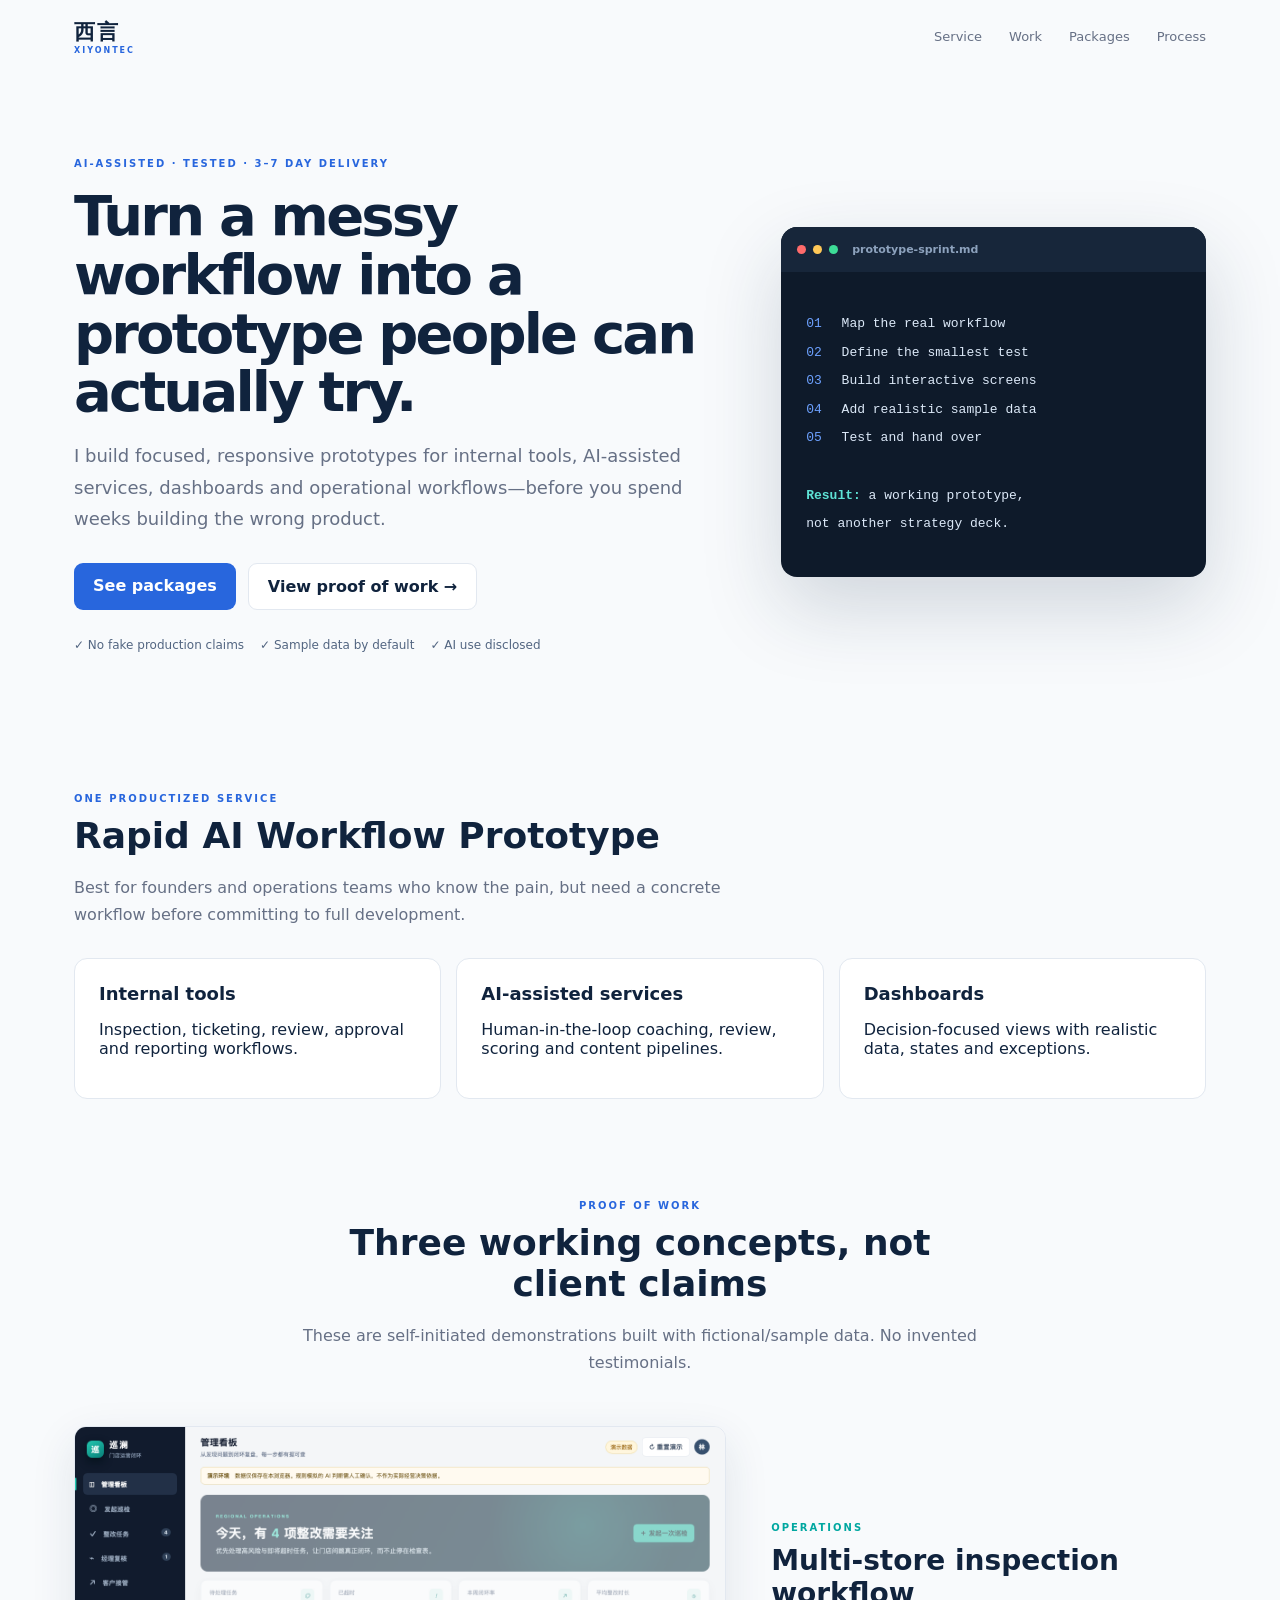
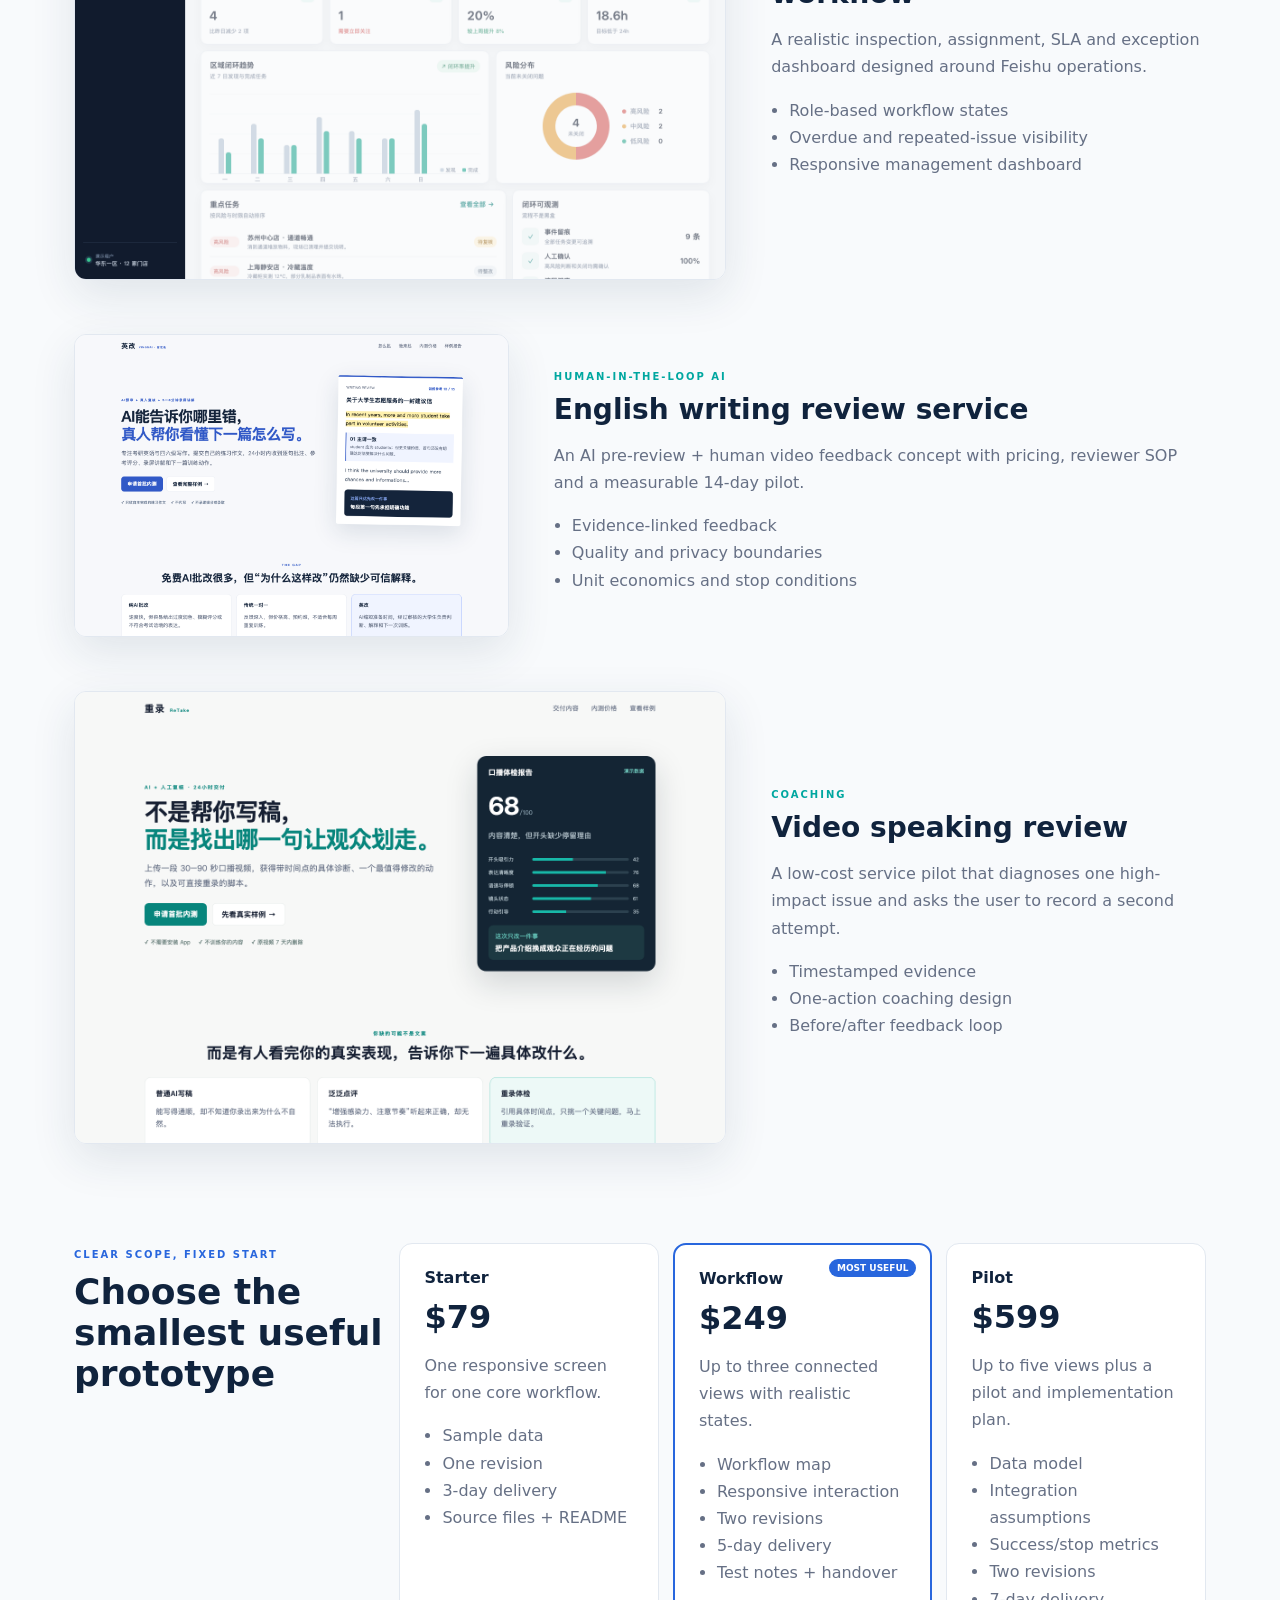
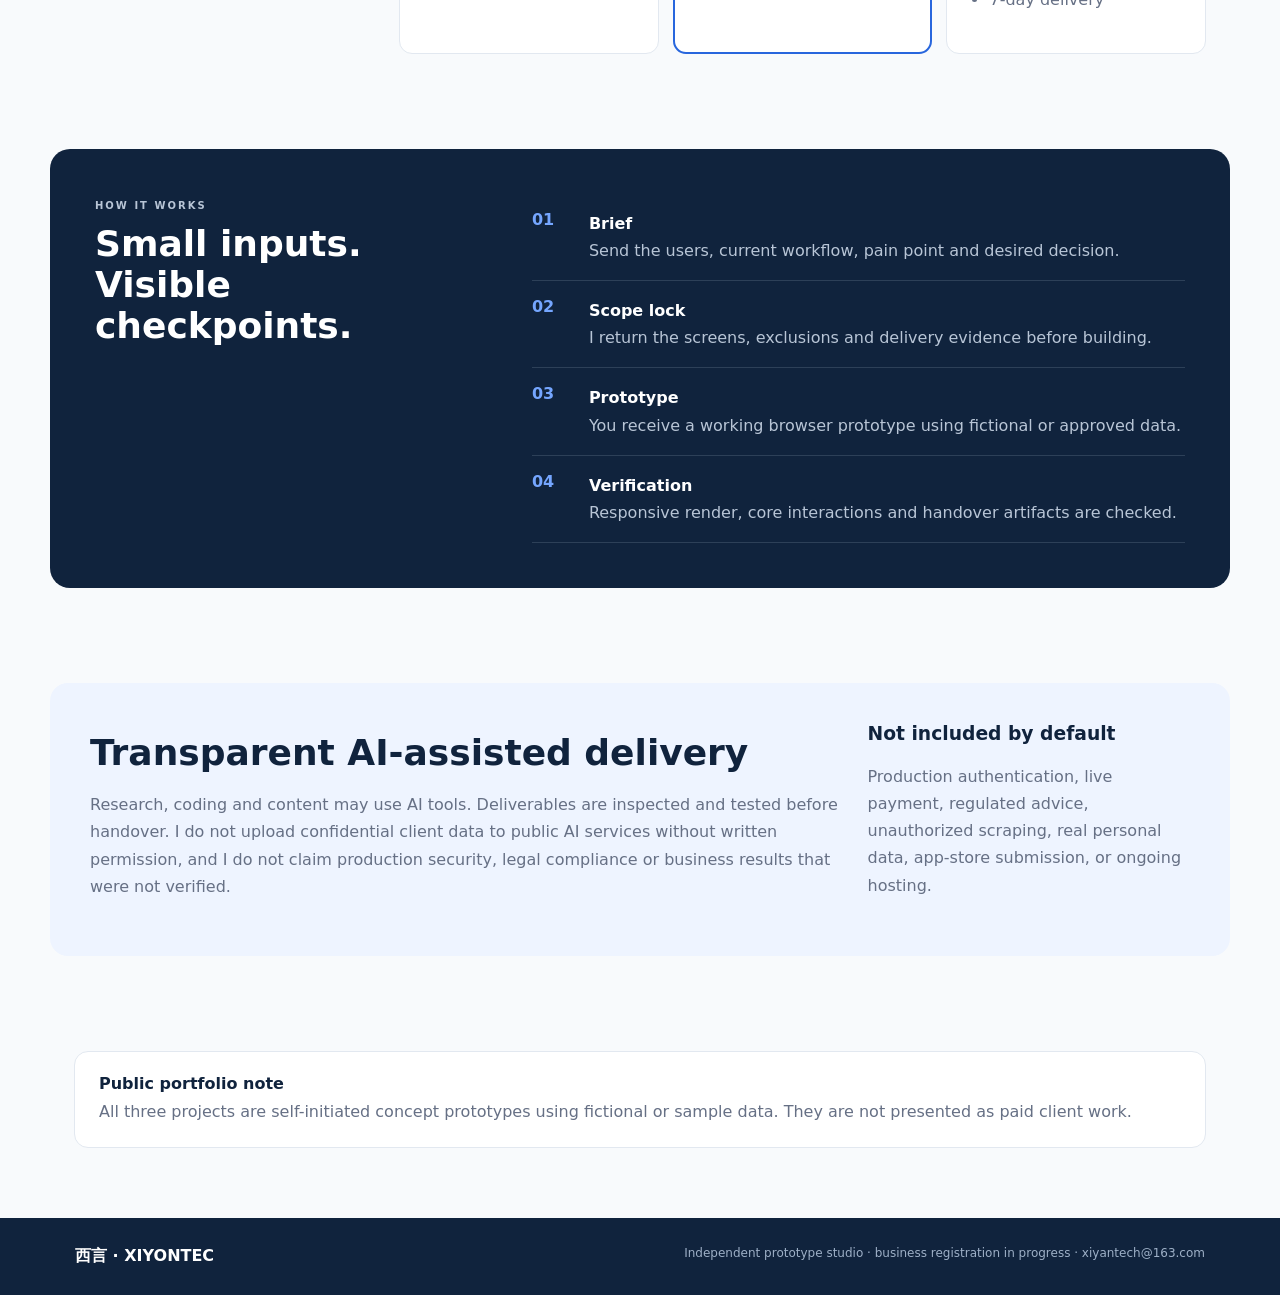
<file: index.html>
<!doctype html><html lang="en"><head><meta charset="utf-8"><meta name="viewport" content="width=device-width,initial-scale=1"><title>Xiyontec — AI Workflow Prototypes</title><link rel="stylesheet" href="styles.css"></head><body><header><a class="brand" href="#">西言 <small>XIYONTEC</small></a><nav><a href="#service">Service</a><a href="#work">Work</a><a href="#packages">Packages</a><a href="#process">Process</a></nav></header><main><section class="hero"><div><span class="eyebrow">AI-ASSISTED · TESTED · 3–7 DAY DELIVERY</span><h1>Turn a messy workflow into a prototype people can actually try.</h1><p>I build focused, responsive prototypes for internal tools, AI-assisted services, dashboards and operational workflows—before you spend weeks building the wrong product.</p><div class="buttons"><a class="primary" href="#packages">See packages</a><a class="secondary" href="#work">View proof of work →</a></div><div class="truth"><span>✓ No fake production claims</span><span>✓ Sample data by default</span><span>✓ AI use disclosed</span></div></div><aside><div class="terminal"><div><i></i><i></i><i></i><b>prototype-sprint.md</b></div><pre><span>01</span> Map the real workflow
<span>02</span> Define the smallest test
<span>03</span> Build interactive screens
<span>04</span> Add realistic sample data
<span>05</span> Test and hand over

<strong>Result:</strong> a working prototype,
not another strategy deck.</pre></div></aside></section><section id="service" class="service"><div><span class="eyebrow">ONE PRODUCTIZED SERVICE</span><h2>Rapid AI Workflow Prototype</h2><p>Best for founders and operations teams who know the pain, but need a concrete workflow before committing to full development.</p></div><div class="grid three"><article><b>Internal tools</b><p>Inspection, ticketing, review, approval and reporting workflows.</p></article><article><b>AI-assisted services</b><p>Human-in-the-loop coaching, review, scoring and content pipelines.</p></article><article><b>Dashboards</b><p>Decision-focused views with realistic data, states and exceptions.</p></article></div></section><section id="work" class="work"><div class="section-title"><span class="eyebrow">PROOF OF WORK</span><h2>Three working concepts, not client claims</h2><p>These are self-initiated demonstrations built with fictional/sample data. No invented testimonials.</p></div><article class="case"><a class="case-shot" href="feishu-inspection/" aria-label="Open store inspection prototype"><img src="assets/feishu-dashboard.png" alt="Store inspection workflow dashboard"></a><div><span>OPERATIONS</span><h3>Multi-store inspection workflow</h3><p>A realistic inspection, assignment, SLA and exception dashboard designed around Feishu operations.</p><ul><li>Role-based workflow states</li><li>Overdue and repeated-issue visibility</li><li>Responsive management dashboard</li></ul></div></article><article class="case reverse"><a class="case-shot" href="writing-review/" aria-label="Open English writing review prototype"><img src="assets/writing-review.png" alt="English writing review prototype"></a><div><span>HUMAN-IN-THE-LOOP AI</span><h3>English writing review service</h3><p>An AI pre-review + human video feedback concept with pricing, reviewer SOP and a measurable 14-day pilot.</p><ul><li>Evidence-linked feedback</li><li>Quality and privacy boundaries</li><li>Unit economics and stop conditions</li></ul></div></article><article class="case"><a class="case-shot" href="speaking-coach/" aria-label="Open speaking coach prototype"><img src="assets/speaking-coach.png" alt="Speaking coach prototype"></a><div><span>COACHING</span><h3>Video speaking review</h3><p>A low-cost service pilot that diagnoses one high-impact issue and asks the user to record a second attempt.</p><ul><li>Timestamped evidence</li><li>One-action coaching design</li><li>Before/after feedback loop</li></ul></div></article></section><section id="packages" class="packages"><div><span class="eyebrow">CLEAR SCOPE, FIXED START</span><h2>Choose the smallest useful prototype</h2></div><article><span>Starter</span><h3>$79</h3><p>One responsive screen for one core workflow.</p><ul><li>Sample data</li><li>One revision</li><li>3-day delivery</li><li>Source files + README</li></ul></article><article class="featured"><b>MOST USEFUL</b><span>Workflow</span><h3>$249</h3><p>Up to three connected views with realistic states.</p><ul><li>Workflow map</li><li>Responsive interaction</li><li>Two revisions</li><li>5-day delivery</li><li>Test notes + handover</li></ul></article><article><span>Pilot</span><h3>$599</h3><p>Up to five views plus a pilot and implementation plan.</p><ul><li>Data model</li><li>Integration assumptions</li><li>Success/stop metrics</li><li>Two revisions</li><li>7-day delivery</li></ul></article></section><section id="process" class="process"><div><span class="eyebrow">HOW IT WORKS</span><h2>Small inputs. Visible checkpoints.</h2></div><ol><li><b>01</b><span><strong>Brief</strong>Send the users, current workflow, pain point and desired decision.</span></li><li><b>02</b><span><strong>Scope lock</strong>I return the screens, exclusions and delivery evidence before building.</span></li><li><b>03</b><span><strong>Prototype</strong>You receive a working browser prototype using fictional or approved data.</span></li><li><b>04</b><span><strong>Verification</strong>Responsive render, core interactions and handover artifacts are checked.</span></li></ol></section><section class="disclosure"><div><h2>Transparent AI-assisted delivery</h2><p>Research, coding and content may use AI tools. Deliverables are inspected and tested before handover. I do not upload confidential client data to public AI services without written permission, and I do not claim production security, legal compliance or business results that were not verified.</p></div><div><h3>Not included by default</h3><p>Production authentication, live payment, regulated advice, unauthorized scraping, real personal data, app-store submission, or ongoing hosting.</p></div></section><section class="public-note"><b>Public portfolio note</b><p>All three projects are self-initiated concept prototypes using fictional or sample data. They are not presented as paid client work.</p></section></main><footer><b>西言 · XIYONTEC</b><p>Independent prototype studio · business registration in progress · <a href="mailto:xiyantech@163.com">xiyantech@163.com</a></p></footer></body></html>
</file>
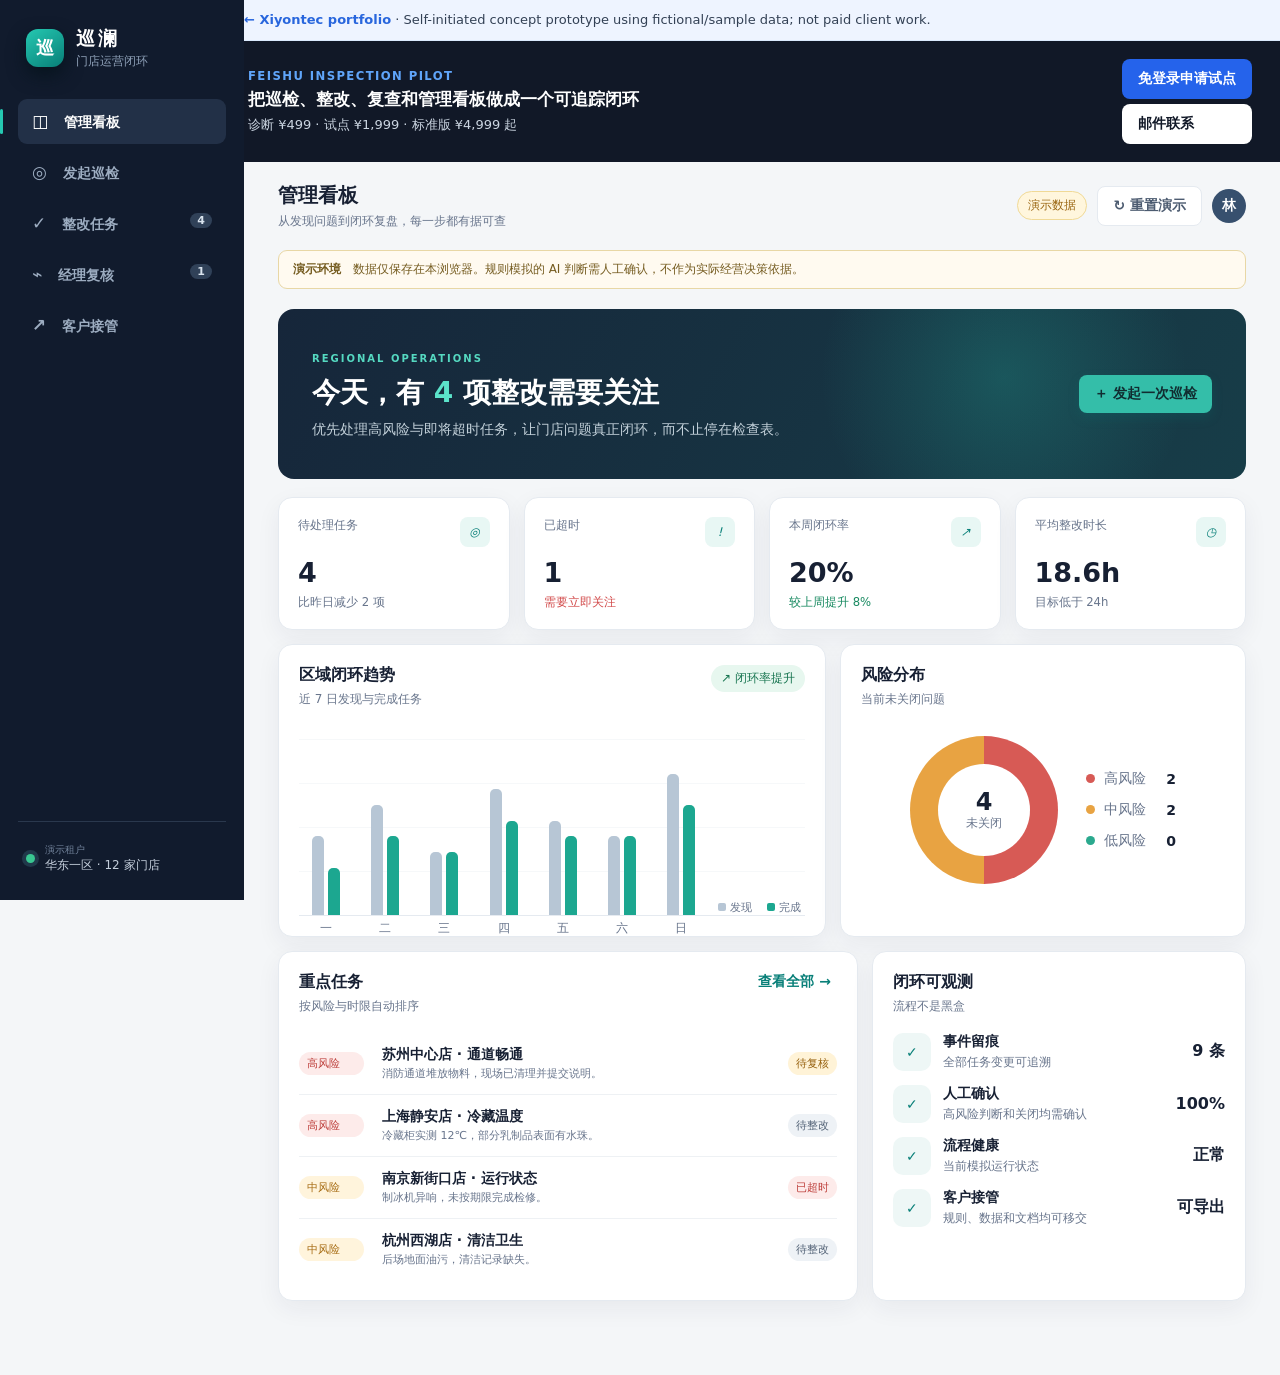
<file: feishu-inspection/index.html>
<!doctype html>
<html lang="zh-CN">
<head>
  <meta charset="utf-8">
  <meta name="viewport" content="width=device-width, initial-scale=1, viewport-fit=cover">
  <meta name="theme-color" content="#111827">
  <title>巡澜 · 门店巡检整改闭环演示</title>
  <link rel="stylesheet" href="styles.css">
</head>
<body><style>@media(max-width:900px){.feishu-public-note{margin-left:0!important}}</style><div class="feishu-public-note" style="margin-left:220px;padding:10px 24px;background:#eef4ff;color:#334155;font:13px/1.5 system-ui;border-bottom:1px solid #dbeafe"><a href="../" style="font-weight:700;color:#2866dd;text-decoration:none">← Xiyontec portfolio</a> · Self-initiated concept prototype using fictional/sample data; not paid client work.</div><section class="service-cta"><div><small>FEISHU INSPECTION PILOT</small><b>把巡检、整改、复查和管理看板做成一个可追踪闭环</b><span>诊断 ¥499 · 试点 ¥1,999 · 标准版 ¥4,999 起</span></div><div class="cta-links"><a href="../forms/feishu-inspection.html">免登录申请试点</a><a class="email-link" href="mailto:xiyantech@163.com">邮件联系</a></div></section>
  <div class="app-shell">
    <aside class="sidebar" id="sidebar">
      <div class="brand"><span class="brand-mark">巡</span><div><strong>巡澜</strong><small>门店运营闭环</small></div></div>
      <nav id="nav" aria-label="主导航">
        <button data-view="dashboard" class="active"><span>◫</span> 管理看板</button>
        <button data-view="inspect"><span>◎</span> 发起巡检</button>
        <button data-view="tasks"><span>✓</span> 整改任务 <b id="navTaskCount"></b></button>
        <button data-view="review"><span>⌁</span> 经理复核 <b id="navReviewCount"></b></button>
        <button data-view="handoff"><span>↗</span> 客户接管</button>
      </nav>
      <div class="side-foot"><div class="tenant-dot"></div><div><small>演示租户</small><br>华东一区 · 12 家门店</div></div>
    </aside>

    <main>
      <header class="topbar">
        <button class="menu-btn" id="menuBtn" aria-label="打开菜单">☰</button>
        <div><h1 id="pageTitle">管理看板</h1><p id="pageSubtitle">从发现问题到闭环复盘，每一步都有据可查</p></div>
        <div class="top-actions"><span class="demo-badge">演示数据</span><button class="ghost" id="resetBtn">↻ 重置演示</button><div class="avatar">林</div></div>
      </header>
      <div class="notice"><strong>演示环境</strong> 数据仅保存在本浏览器。规则模拟的 AI 判断需人工确认，不作为实际经营决策依据。</div>
      <div id="toast" class="toast" role="status" aria-live="polite"></div>

      <section class="view active" id="view-dashboard">
        <div class="hero">
          <div><span class="eyebrow">REGIONAL OPERATIONS</span><h2>今天，有 <em id="heroOpen">0</em> 项整改需要关注</h2><p>优先处理高风险与即将超时任务，让门店问题真正闭环，而不止停在检查表。</p></div>
          <button class="primary" data-go="inspect">＋ 发起一次巡检</button>
        </div>
        <div class="metric-grid" id="metrics"></div>
        <div class="grid-2">
          <article class="panel"><div class="panel-head"><div><h3>区域闭环趋势</h3><p>近 7 日发现与完成任务</p></div><span class="chip green">↗ 闭环率提升</span></div><div class="chart" id="trendChart"></div></article>
          <article class="panel"><div class="panel-head"><div><h3>风险分布</h3><p>当前未关闭问题</p></div></div><div class="risk-wrap" id="riskChart"></div></article>
        </div>
        <div class="grid-2 wide-left">
          <article class="panel"><div class="panel-head"><div><h3>重点任务</h3><p>按风险与时限自动排序</p></div><button class="text-btn" data-go="tasks">查看全部 →</button></div><div id="priorityTasks"></div></article>
          <article class="panel"><div class="panel-head"><div><h3>闭环可观测</h3><p>流程不是黑盒</p></div></div><div class="observability" id="observability"></div></article>
        </div>
      </section>

      <section class="view" id="view-inspect">
        <div class="stepper"><div class="step active"><i>1</i><span>记录问题</span></div><div class="line"></div><div class="step"><i>2</i><span>确认判断</span></div><div class="line"></div><div class="step"><i>3</i><span>生成整改</span></div></div>
        <div class="form-layout">
          <form class="panel form-card" id="inspectionForm">
            <div class="panel-head"><div><h3>现场巡检记录</h3><p>带 <b class="required">*</b> 为必填项</p></div><span class="chip">草稿自动保存在本页</span></div>
            <label>巡检门店 <b class="required">*</b><select id="storeSelect" required></select></label>
            <label>检查项 <b class="required">*</b><select id="itemSelect" required><option value="">请选择检查项</option><option>食品安全 · 冷藏温度</option><option>食品安全 · 效期管理</option><option>门店环境 · 清洁卫生</option><option>服务规范 · 员工着装</option><option>消防安全 · 通道畅通</option><option>设备设施 · 运行状态</option></select></label>
            <label>问题描述 <b class="required">*</b><textarea id="description" required rows="5" placeholder="例如：冷藏柜实测 12℃，高于标准 0–8℃，部分乳制品表面有水珠。"></textarea><span class="hint">描述越具体，规则判断越准确。建议包含位置、数值和影响。</span></label>
            <div class="quick-examples"><span>快速填入：</span><button type="button" data-example="冷藏柜实测 12℃，高于标准 0–8℃，部分乳制品表面有水珠。">冷藏温度异常</button><button type="button" data-example="消防通道堆放 6 箱物料，影响紧急疏散，现场暂未清除。">消防通道占用</button></div>
            <label>现场备注（可选）<input id="note" placeholder="补充现场沟通、照片编号等"></label>
            <div class="form-actions"><button type="button" class="ghost" id="clearForm">清空</button><button type="submit" class="primary">规则分析并继续 →</button></div>
          </form>
          <aside class="panel helper"><span class="helper-icon">◇</span><h3>人工兜底，而非盲目自动化</h3><p>系统根据关键词、检查项和企业规则给出风险建议；巡检员必须确认或修改后才会创建任务。</p><ul><li><b>AI / 规则建议</b> 清晰展示依据</li><li><b>人工确认</b> 可调整风险、负责人和期限</li><li><b>全程留痕</b> 每次变更进入操作日志</li></ul><div class="rule-box"><strong>当前演示规则</strong><small>消防/过期/异物 → 高风险<br>温度异常/设备故障 → 中风险<br>着装/轻微清洁 → 低风险</small></div></aside>
        </div>
      </section>

      <section class="view" id="view-confirm">
        <button class="back-link" data-go="inspect">← 返回修改</button>
        <div class="form-layout">
          <div class="panel form-card"><div class="panel-head"><div><h3>确认风险判断</h3><p>以下为规则模拟结果，请人工确认</p></div><span class="chip amber">AI 判断需人工确认</span></div>
            <div id="analysisSummary" class="analysis-summary"></div>
            <div class="ai-card"><div class="ai-title"><span>◇</span><div><strong>规则建议</strong><small id="analysisReason"></small></div><b id="suggestedRisk"></b></div><p id="analysisTip"></p></div>
            <label>最终风险级别 <b class="required">*</b><div class="risk-options" id="riskOptions"><button type="button" data-risk="低">低风险<small>7天内整改</small></button><button type="button" data-risk="中">中风险<small>3天内整改</small></button><button type="button" data-risk="高">高风险<small>24小时内整改</small></button></div></label>
            <div class="two-col"><label>责任人 <b class="required">*</b><select id="assigneeSelect"></select></label><label>整改期限 <b class="required">*</b><input id="dueDate" type="datetime-local"></label></div>
            <label class="check"><input type="checkbox" id="humanConfirmed"> <span>我已核对现场情况，并确认以上风险级别、责任人和期限。</span></label>
            <div class="form-actions"><button class="primary" id="createTaskBtn">生成整改任务</button></div>
          </div>
          <aside class="panel helper"><h3>任务生成后会发生什么？</h3><div class="flow-list"><div><i>1</i><p><b>通知责任人</b><small>推送任务详情与期限</small></p></div><div><i>2</i><p><b>监控处理时限</b><small>临期、超时自动标记</small></p></div><div><i>3</i><p><b>提交整改证据</b><small>说明与模拟凭证</small></p></div><div><i>4</i><p><b>区域经理复核</b><small>通过关闭，驳回重做</small></p></div></div></aside>
        </div>
      </section>

      <section class="view" id="view-tasks">
        <div class="toolbar"><div class="tabs" id="taskTabs"><button data-filter="all" class="active">全部</button><button data-filter="待整改">待整改</button><button data-filter="待复核">待复核</button><button data-filter="已超时">已超时</button><button data-filter="已关闭">已关闭</button></div><select id="storeFilter"><option value="all">全部门店</option></select></div>
        <div class="panel table-panel"><div class="mobile-cards" id="taskList"></div></div>
      </section>

      <section class="view" id="view-task-detail">
        <button class="back-link" data-go="tasks">← 返回任务列表</button><div id="taskDetail"></div>
      </section>

      <section class="view" id="view-review">
        <div class="section-intro"><div><h2>区域经理复核</h2><p>查看整改证据，明确通过或驳回原因。</p></div><span class="chip amber" id="reviewCountChip"></span></div>
        <div id="reviewList" class="review-grid"></div>
      </section>

      <section class="view" id="view-handoff">
        <div class="handoff-hero"><span class="eyebrow">CUSTOMER-CONTROLLED</span><h2>流程交付后，客户可以自己接管</h2><p>我们交付的不只是一个界面，而是一套可配置、可审计、可迁移的门店运营方法。可部署到飞书工作流，也可对接客户现有系统。</p></div>
        <div class="cap-grid"><article><span>⌘</span><h3>规则可配置</h3><p>风险词库、整改时限、升级路径由客户管理员维护。</p></article><article><span>♙</span><h3>权限可接管</h3><p>按区域、门店、角色配置数据边界与审批权限。</p></article><article><span>↻</span><h3>流程可观测</h3><p>事件日志、超时节点、驳回原因可追溯并导出。</p></article><article><span>⇄</span><h3>数据可迁移</h3><p>支持标准字段导出，避免业务数据被产品锁定。</p></article></div>
        <div class="panel architecture"><h3>建议落地架构</h3><div class="arch-flow"><div><b>门店巡检端</b><small>表单 / 移动端</small></div><i>→</i><div><b>业务规则层</b><small>风险分级 / SLA</small></div><i>→</i><div><b>协同工作流</b><small>通知 / 审批 / 催办</small></div><i>→</i><div><b>运营数据层</b><small>看板 / 导出 / API</small></div></div><p class="disclaimer">本演示为独立产品概念验证，不复制任何第三方视觉商标，也不代表与飞书存在官方合作关系。</p></div>
      </section>
    </main>
  </div>
  <div class="modal" id="resetModal" aria-hidden="true"><div class="modal-card"><span class="modal-icon">↻</span><h3>重置全部演示数据？</h3><p>这会清除本浏览器内新建或修改的任务，并恢复预置数据。操作不可撤销。</p><div><button class="ghost" id="cancelReset">取消</button><button class="danger-btn" id="confirmReset">确认重置</button></div></div></div>
  <script src="app.js"></script>
</body>
</html>
</file>
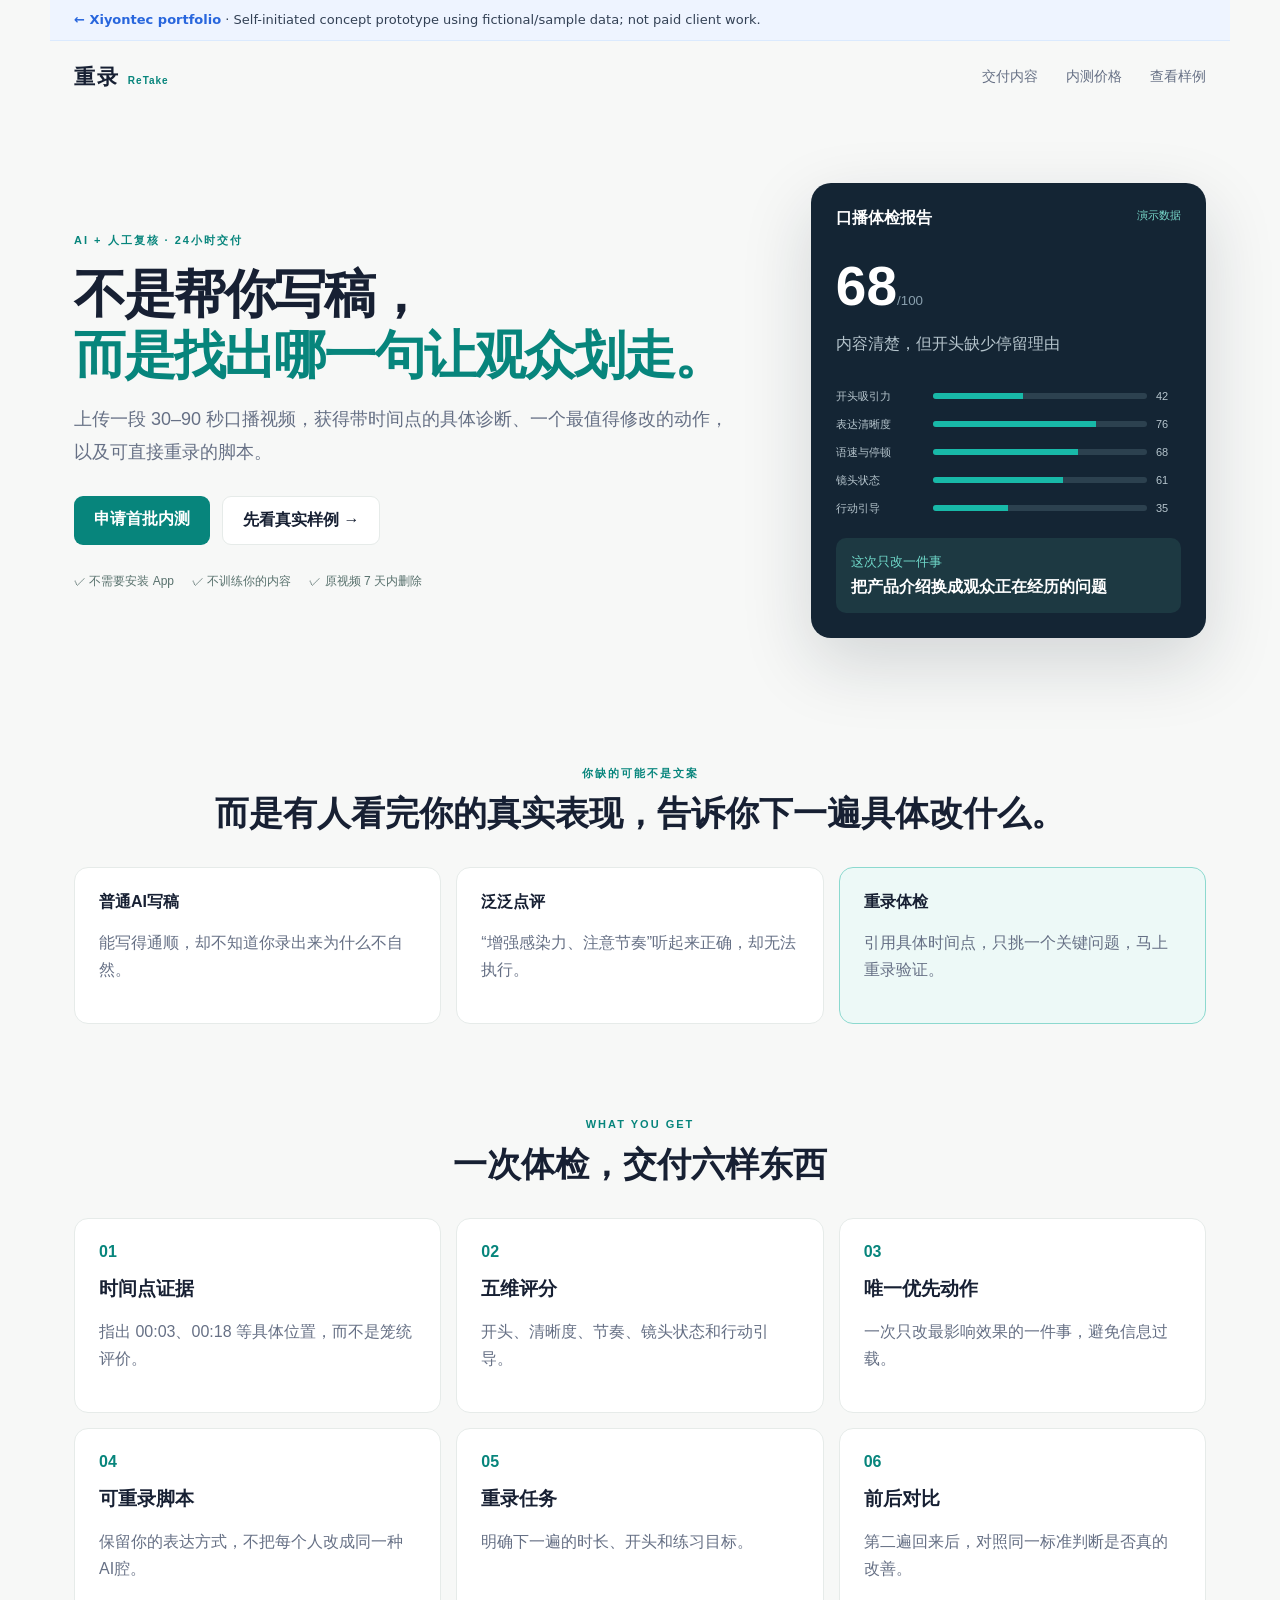
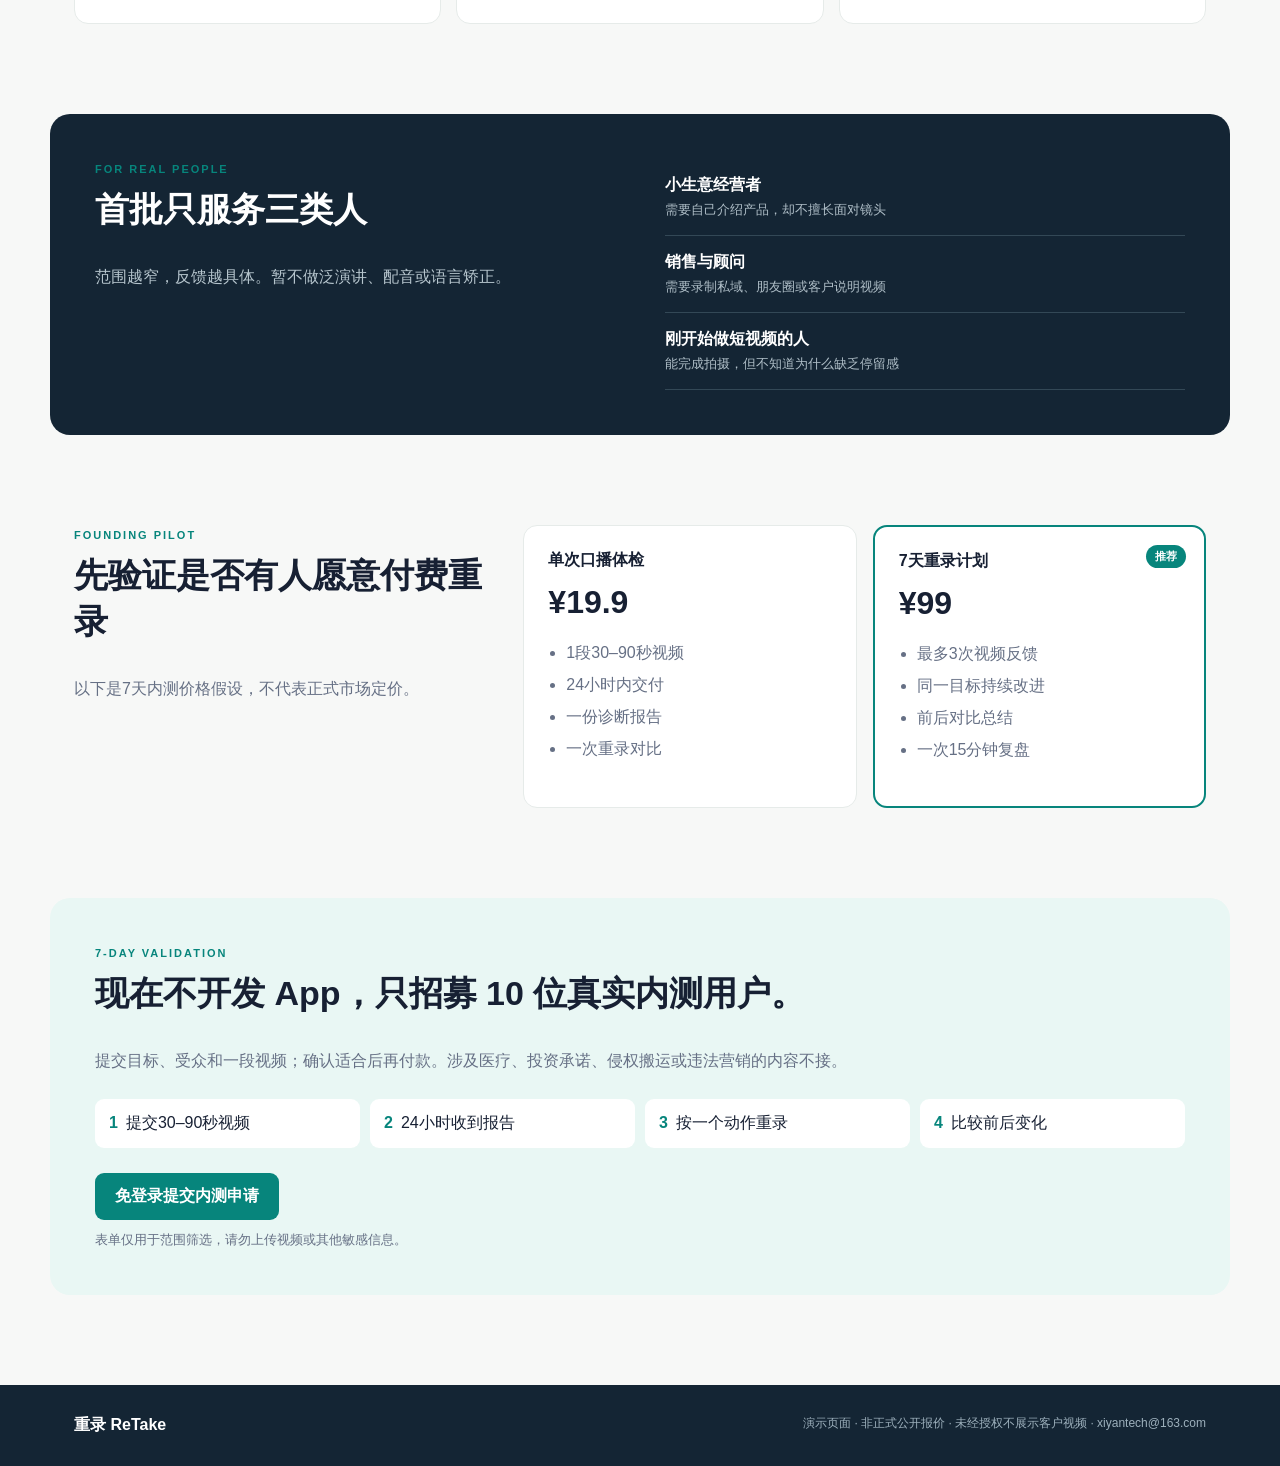
<file: speaking-coach/index.html>
<!doctype html><html lang="zh-CN"><head><meta charset="utf-8"><meta name="viewport" content="width=device-width,initial-scale=1"><title>重录 ReTake｜60秒口播体检</title><link rel="stylesheet" href="styles.css"></head><body><div style="max-width:1180px;margin:0 auto;padding:10px 24px;background:#eef4ff;color:#334155;font:13px/1.5 system-ui;border-bottom:1px solid #dbeafe"><a href="../" style="font-weight:700;color:#2866dd;text-decoration:none">← Xiyontec portfolio</a> · Self-initiated concept prototype using fictional/sample data; not paid client work.</div><header><a class="logo" href="#">重录 <small>ReTake</small></a><nav><a href="#deliver">交付内容</a><a href="#price">内测价格</a><a href="sample-report.html">查看样例</a></nav></header><main><section class="hero"><div><span class="eyebrow">AI + 人工复核 · 24小时交付</span><h1>不是帮你写稿，<br><em>而是找出哪一句让观众划走。</em></h1><p>上传一段 30–90 秒口播视频，获得带时间点的具体诊断、一个最值得修改的动作，以及可直接重录的脚本。</p><div class="actions"><a class="primary" href="#apply">申请首批内测</a><a class="secondary" href="sample-report.html">先看真实样例 →</a></div><div class="trust"><span>✓ 不需要安装 App</span><span>✓ 不训练你的内容</span><span>✓ 原视频 7 天内删除</span></div></div><aside class="score-card"><div class="card-top"><b>口播体检报告</b><span>演示数据</span></div><div class="total"><strong>68</strong><small>/100</small><p>内容清楚，但开头缺少停留理由</p></div><div class="bars"><label>开头吸引力 <i><b style="width:42%"></b></i><span>42</span></label><label>表达清晰度 <i><b style="width:76%"></b></i><span>76</span></label><label>语速与停顿 <i><b style="width:68%"></b></i><span>68</span></label><label>镜头状态 <i><b style="width:61%"></b></i><span>61</span></label><label>行动引导 <i><b style="width:35%"></b></i><span>35</span></label></div><div class="tip"><small>这次只改一件事</small><b>把产品介绍换成观众正在经历的问题</b></div></aside></section><section class="problem"><span>你缺的可能不是文案</span><h2>而是有人看完你的真实表现，告诉你下一遍具体改什么。</h2><div class="three"><article><b>普通AI写稿</b><p>能写得通顺，却不知道你录出来为什么不自然。</p></article><article><b>泛泛点评</b><p>“增强感染力、注意节奏”听起来正确，却无法执行。</p></article><article class="active"><b>重录体检</b><p>引用具体时间点，只挑一个关键问题，马上重录验证。</p></article></div></section><section id="deliver"><div class="section-title"><span>WHAT YOU GET</span><h2>一次体检，交付六样东西</h2></div><div class="grid"><article><i>01</i><h3>时间点证据</h3><p>指出 00:03、00:18 等具体位置，而不是笼统评价。</p></article><article><i>02</i><h3>五维评分</h3><p>开头、清晰度、节奏、镜头状态和行动引导。</p></article><article><i>03</i><h3>唯一优先动作</h3><p>一次只改最影响效果的一件事，避免信息过载。</p></article><article><i>04</i><h3>可重录脚本</h3><p>保留你的表达方式，不把每个人改成同一种AI腔。</p></article><article><i>05</i><h3>重录任务</h3><p>明确下一遍的时长、开头和练习目标。</p></article><article><i>06</i><h3>前后对比</h3><p>第二遍回来后，对照同一标准判断是否真的改善。</p></article></div></section><section class="audience"><div><span class="eyebrow">FOR REAL PEOPLE</span><h2>首批只服务三类人</h2><p>范围越窄，反馈越具体。暂不做泛演讲、配音或语言矫正。</p></div><ul><li><b>小生意经营者</b><span>需要自己介绍产品，却不擅长面对镜头</span></li><li><b>销售与顾问</b><span>需要录制私域、朋友圈或客户说明视频</span></li><li><b>刚开始做短视频的人</b><span>能完成拍摄，但不知道为什么缺乏停留感</span></li></ul></section><section id="price" class="pricing"><div><span class="eyebrow">FOUNDING PILOT</span><h2>先验证是否有人愿意付费重录</h2><p>以下是7天内测价格假设，不代表正式市场定价。</p></div><article><span>单次口播体检</span><h3>¥19.9</h3><ul><li>1段30–90秒视频</li><li>24小时内交付</li><li>一份诊断报告</li><li>一次重录对比</li></ul></article><article class="featured"><b>推荐</b><span>7天重录计划</span><h3>¥99</h3><ul><li>最多3次视频反馈</li><li>同一目标持续改进</li><li>前后对比总结</li><li>一次15分钟复盘</li></ul></article></section><section id="apply" class="apply"><div><span class="eyebrow">7-DAY VALIDATION</span><h2>现在不开发 App，只招募 10 位真实内测用户。</h2><p>提交目标、受众和一段视频；确认适合后再付款。涉及医疗、投资承诺、侵权搬运或违法营销的内容不接。</p></div><div class="steps"><span><b>1</b>提交30–90秒视频</span><span><b>2</b>24小时收到报告</span><span><b>3</b>按一个动作重录</span><span><b>4</b>比较前后变化</span></div><a class="apply-link" href="../forms/speaking-coach.html">免登录提交内测申请</a><small class="privacy-hint">表单仅用于范围筛选，请勿上传视频或其他敏感信息。</small></section></main><footer><b>重录 ReTake</b><p>演示页面 · 非正式公开报价 · 未经授权不展示客户视频 · <a href="mailto:xiyantech@163.com">xiyantech@163.com</a></p></footer></body></html>
</file>
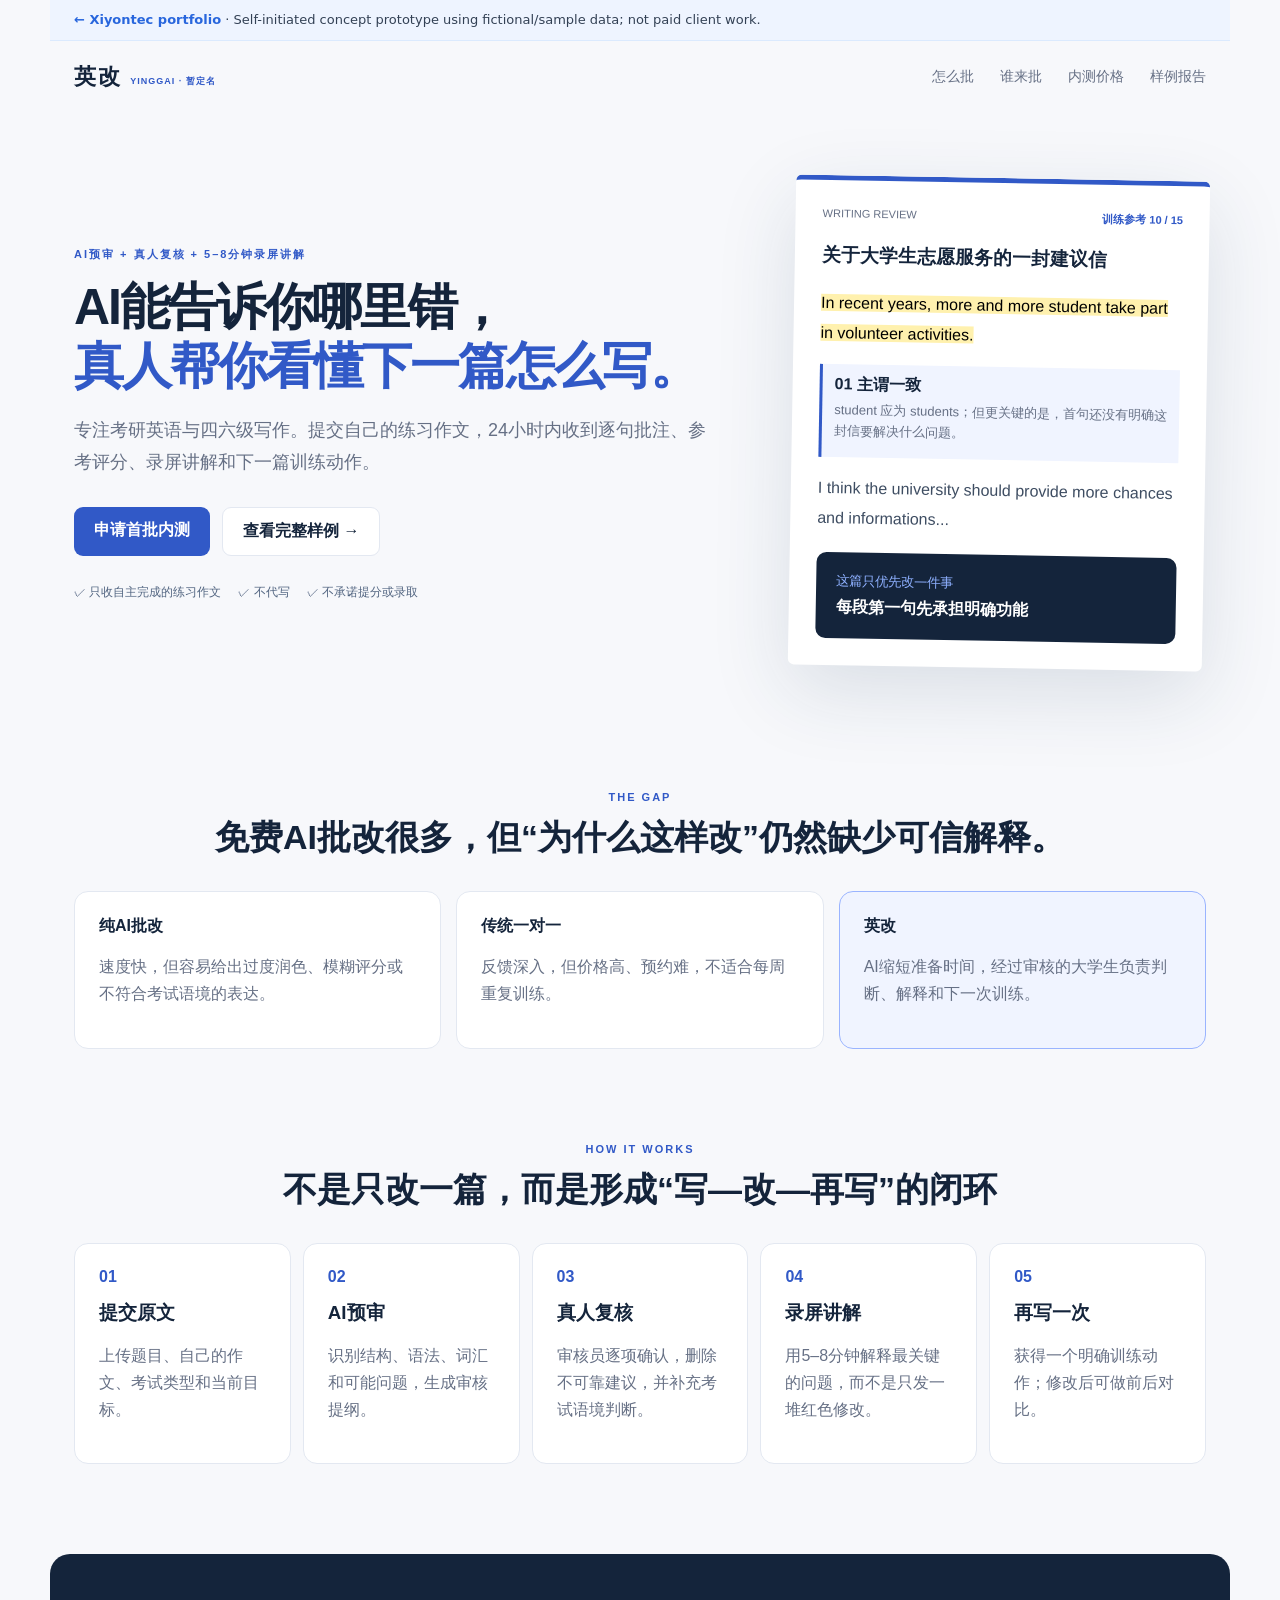
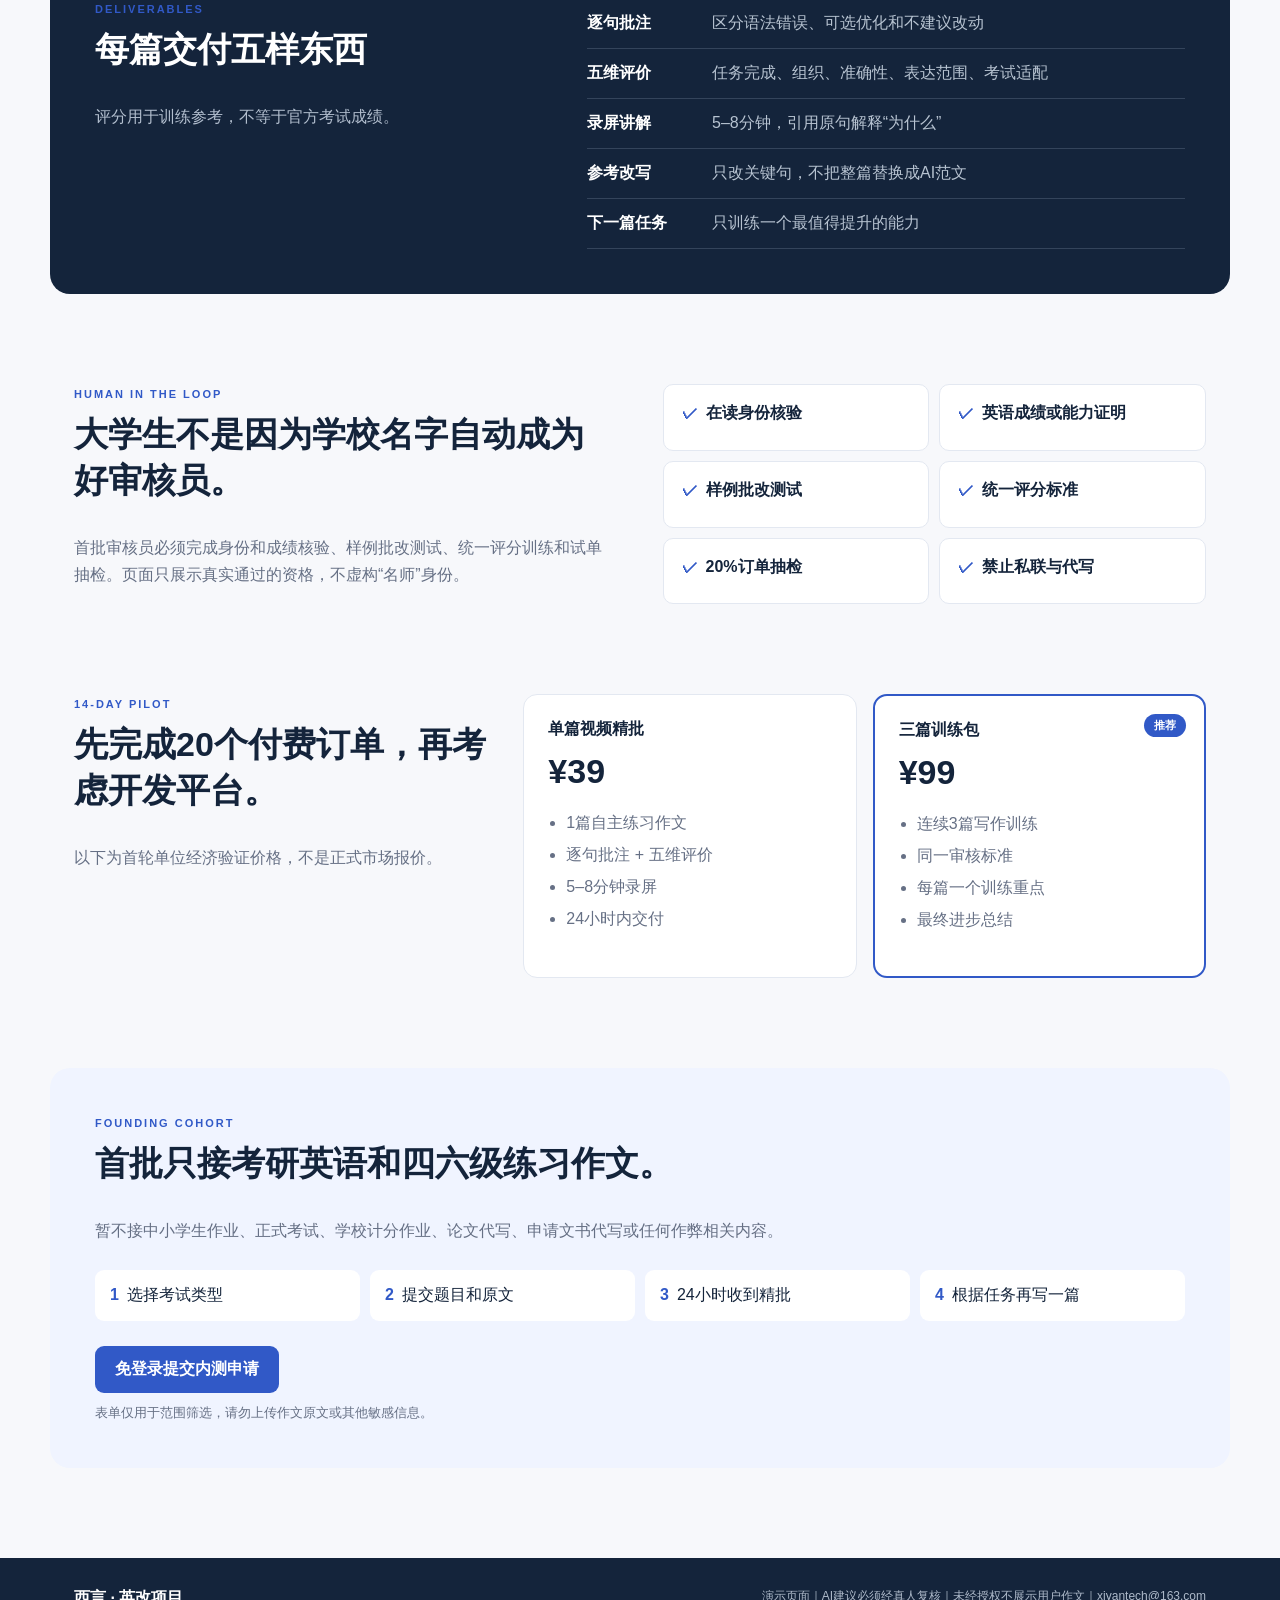
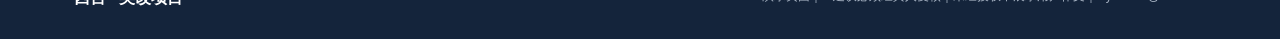
<file: writing-review/index.html>
<!doctype html><html lang="zh-CN"><head><meta charset="utf-8"><meta name="viewport" content="width=device-width,initial-scale=1"><title>英改 YingGai｜考研与四六级作文真人视频精批</title><link rel="stylesheet" href="styles.css"></head><body><div style="max-width:1180px;margin:0 auto;padding:10px 24px;background:#eef4ff;color:#334155;font:13px/1.5 system-ui;border-bottom:1px solid #dbeafe"><a href="../" style="font-weight:700;color:#2866dd;text-decoration:none">← Xiyontec portfolio</a> · Self-initiated concept prototype using fictional/sample data; not paid client work.</div><header><a class="logo" href="#">英改 <small>YINGGAI · 暂定名</small></a><nav><a href="#how">怎么批</a><a href="#reviewer">谁来批</a><a href="#price">内测价格</a><a href="sample-report.html">样例报告</a></nav></header><main><section class="hero"><div><span class="eyebrow">AI预审 + 真人复核 + 5–8分钟录屏讲解</span><h1>AI能告诉你哪里错，<br><em>真人帮你看懂下一篇怎么写。</em></h1><p>专注考研英语与四六级写作。提交自己的练习作文，24小时内收到逐句批注、参考评分、录屏讲解和下一篇训练动作。</p><div class="actions"><a class="primary" href="#apply">申请首批内测</a><a class="secondary" href="sample-report.html">查看完整样例 →</a></div><div class="trust"><span>✓ 只收自主完成的练习作文</span><span>✓ 不代写</span><span>✓ 不承诺提分或录取</span></div></div><aside class="paper"><div class="paper-top"><span>WRITING REVIEW</span><b>训练参考 10 / 15</b></div><h3>关于大学生志愿服务的一封建议信</h3><p class="line"><mark>In recent years, more and more student take part in volunteer activities.</mark></p><div class="comment"><b>01 主谓一致</b><p>student 应为 students；但更关键的是，首句还没有明确这封信要解决什么问题。</p></div><p class="line">I think the university should provide more chances and informations...</p><div class="priority"><small>这篇只优先改一件事</small><b>每段第一句先承担明确功能</b></div></aside></section><section class="why"><span class="eyebrow">THE GAP</span><h2>免费AI批改很多，但“为什么这样改”仍然缺少可信解释。</h2><div class="three"><article><b>纯AI批改</b><p>速度快，但容易给出过度润色、模糊评分或不符合考试语境的表达。</p></article><article><b>传统一对一</b><p>反馈深入，但价格高、预约难，不适合每周重复训练。</p></article><article class="active"><b>英改</b><p>AI缩短准备时间，经过审核的大学生负责判断、解释和下一次训练。</p></article></div></section><section id="how"><div class="section-title"><span>HOW IT WORKS</span><h2>不是只改一篇，而是形成“写—改—再写”的闭环</h2></div><div class="steps"><article><i>01</i><h3>提交原文</h3><p>上传题目、自己的作文、考试类型和当前目标。</p></article><article><i>02</i><h3>AI预审</h3><p>识别结构、语法、词汇和可能问题，生成审核提纲。</p></article><article><i>03</i><h3>真人复核</h3><p>审核员逐项确认，删除不可靠建议，并补充考试语境判断。</p></article><article><i>04</i><h3>录屏讲解</h3><p>用5–8分钟解释最关键的问题，而不是只发一堆红色修改。</p></article><article><i>05</i><h3>再写一次</h3><p>获得一个明确训练动作；修改后可做前后对比。</p></article></div></section><section class="deliver"><div><span class="eyebrow">DELIVERABLES</span><h2>每篇交付五样东西</h2><p>评分用于训练参考，不等于官方考试成绩。</p></div><ul><li><b>逐句批注</b><span>区分语法错误、可选优化和不建议改动</span></li><li><b>五维评价</b><span>任务完成、组织、准确性、表达范围、考试适配</span></li><li><b>录屏讲解</b><span>5–8分钟，引用原句解释“为什么”</span></li><li><b>参考改写</b><span>只改关键句，不把整篇替换成AI范文</span></li><li><b>下一篇任务</b><span>只训练一个最值得提升的能力</span></li></ul></section><section id="reviewer" class="reviewer"><div><span class="eyebrow">HUMAN IN THE LOOP</span><h2>大学生不是因为学校名字自动成为好审核员。</h2><p>首批审核员必须完成身份和成绩核验、样例批改测试、统一评分训练和试单抽检。页面只展示真实通过的资格，不虚构“名师”身份。</p></div><div class="checks"><span>在读身份核验</span><span>英语成绩或能力证明</span><span>样例批改测试</span><span>统一评分标准</span><span>20%订单抽检</span><span>禁止私联与代写</span></div></section><section id="price" class="pricing"><div><span class="eyebrow">14-DAY PILOT</span><h2>先完成20个付费订单，再考虑开发平台。</h2><p>以下为首轮单位经济验证价格，不是正式市场报价。</p></div><article><span>单篇视频精批</span><h3>¥39</h3><ul><li>1篇自主练习作文</li><li>逐句批注 + 五维评价</li><li>5–8分钟录屏</li><li>24小时内交付</li></ul></article><article class="featured"><b>推荐</b><span>三篇训练包</span><h3>¥99</h3><ul><li>连续3篇写作训练</li><li>同一审核标准</li><li>每篇一个训练重点</li><li>最终进步总结</li></ul></article></section><section id="apply" class="apply"><div><span class="eyebrow">FOUNDING COHORT</span><h2>首批只接考研英语和四六级练习作文。</h2><p>暂不接中小学生作业、正式考试、学校计分作业、论文代写、申请文书代写或任何作弊相关内容。</p></div><div class="apply-grid"><span><b>1</b>选择考试类型</span><span><b>2</b>提交题目和原文</span><span><b>3</b>24小时收到精批</span><span><b>4</b>根据任务再写一篇</span></div><a class="apply-link" href="../forms/writing-review.html">免登录提交内测申请</a><small class="privacy-hint">表单仅用于范围筛选，请勿上传作文原文或其他敏感信息。</small></section></main><footer><b>西言 · 英改项目</b><p>演示页面｜AI建议必须经真人复核｜未经授权不展示用户作文｜<a href="mailto:xiyantech@163.com">xiyantech@163.com</a></p></footer></body></html>
</file>
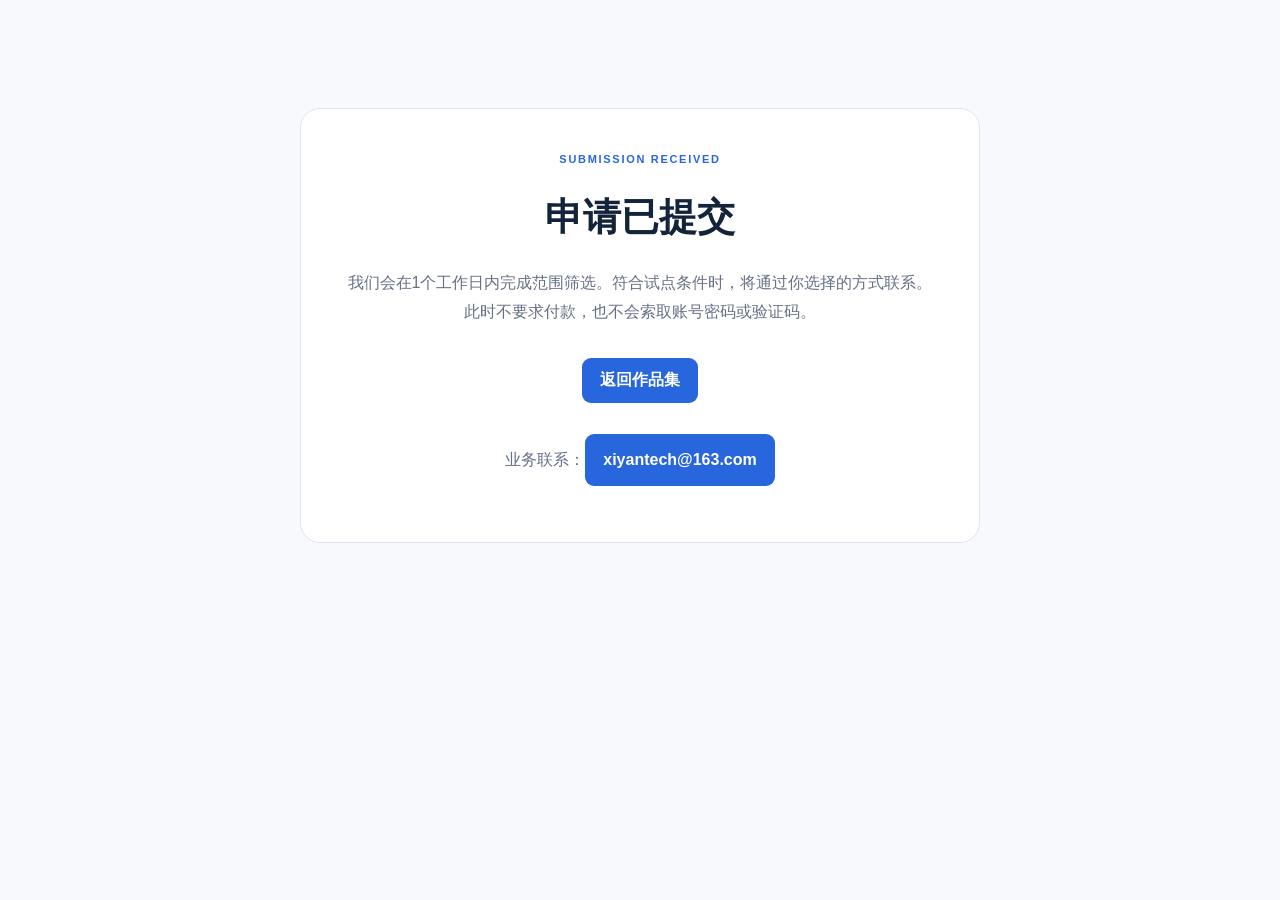
<file: thanks.html>
<!doctype html><html lang="zh-CN"><head><meta charset="utf-8"><meta name="viewport" content="width=device-width,initial-scale=1"><title>申请已提交｜西言</title><link rel="stylesheet" href="forms/styles.css"></head><body><main class="thanks"><span class="eyebrow">SUBMISSION RECEIVED</span><h1>申请已提交</h1><p>我们会在1个工作日内完成范围筛选。符合试点条件时，将通过你选择的方式联系。此时不要求付款，也不会索取账号密码或验证码。</p><a href="./">返回作品集</a><p>业务联系：<a href="mailto:xiyantech@163.com">xiyantech@163.com</a></p></main></body></html>
</file>
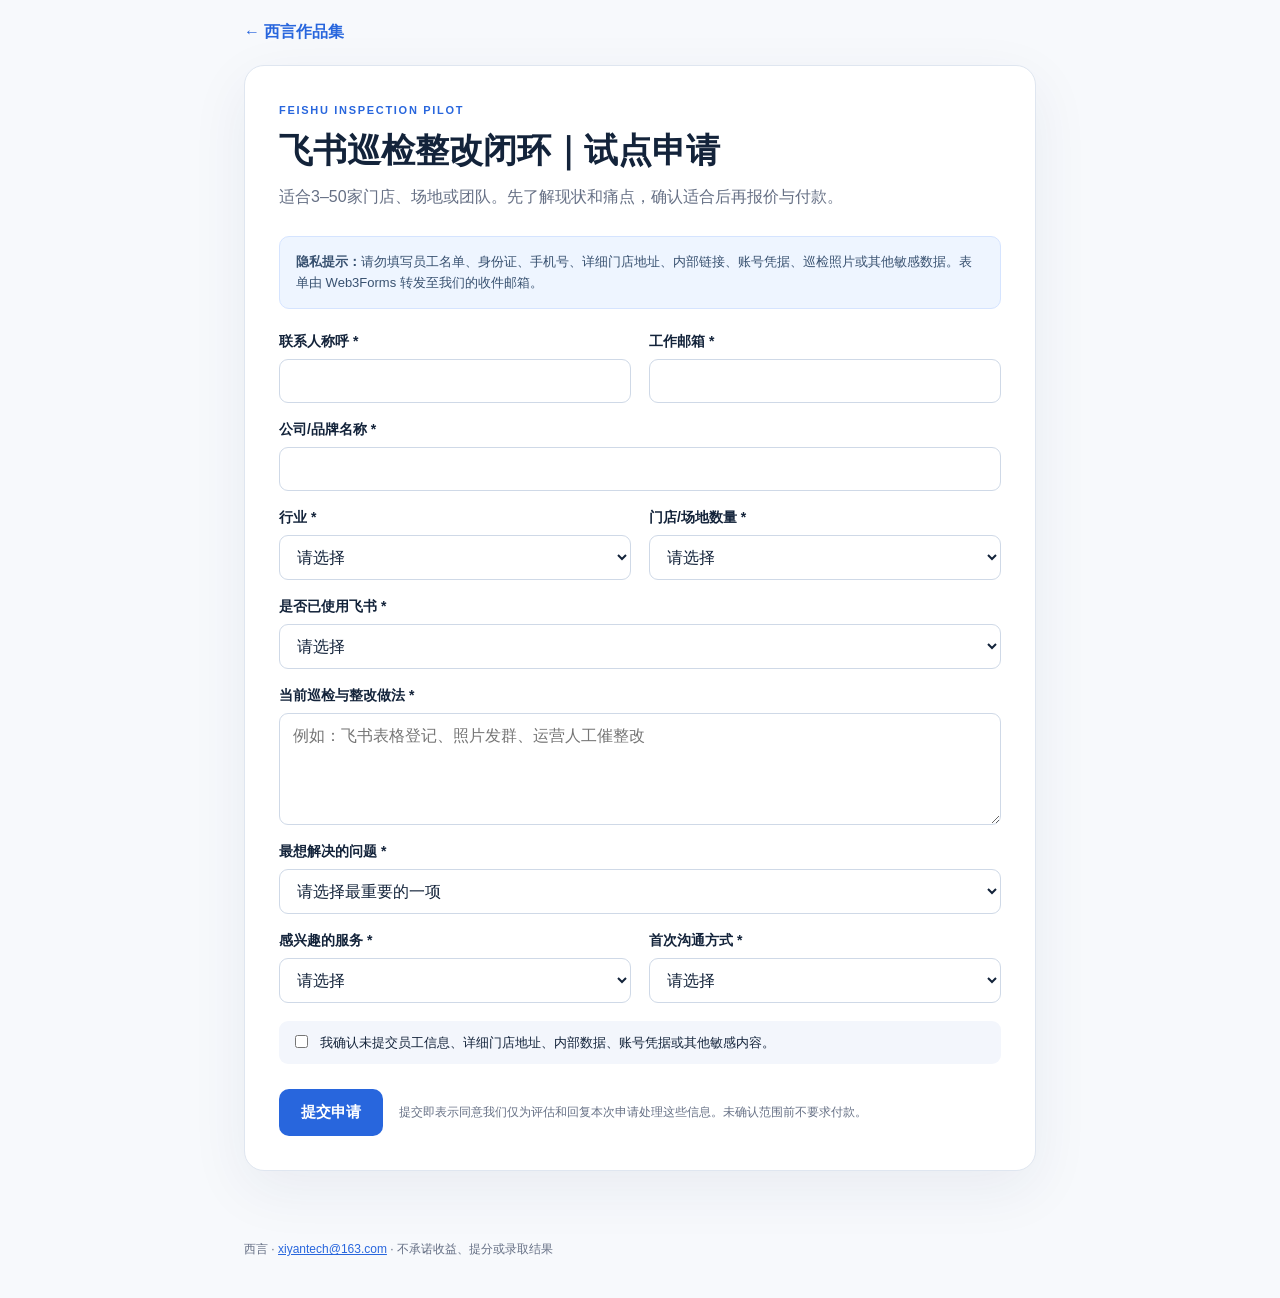
<file: forms/feishu-inspection.html>
<!doctype html><html lang="zh-CN"><head><meta charset="utf-8"><meta name="viewport" content="width=device-width,initial-scale=1"><meta name="robots" content="index,follow"><title>飞书巡检整改闭环｜试点申请｜西言</title><link rel="stylesheet" href="styles.css"></head><body><div class="top"><a href="../">← 西言作品集</a></div><main class="wrap"><section class="card"><span class="eyebrow">FEISHU INSPECTION PILOT</span><h1>飞书巡检整改闭环｜试点申请</h1><p class="lead">适合3–50家门店、场地或团队。先了解现状和痛点，确认适合后再报价与付款。</p><div class="notice"><b>隐私提示：</b>请勿填写员工名单、身份证、手机号、详细门店地址、内部链接、账号凭据、巡检照片或其他敏感数据。表单由 Web3Forms 转发至我们的收件邮箱。</div><form action="https://api.web3forms.com/submit" method="POST"><input type="hidden" name="access_key" value="18a3fc75-afec-4edf-a466-826c8c7119d9"><input type="hidden" name="subject" value="[西言] 新的飞书巡检试点申请"><input type="hidden" name="from_name" value="Xiyontec Website"><input type="hidden" name="redirect" value="https://weason-will.github.io/xiyan-portfolio/thanks.html"><input type="checkbox" name="botcheck" tabindex="-1" autocomplete="off" style="display:none"><div class="grid"><div class="field"><label for="name">联系人称呼 *</label><input id="name" name="联系人称呼" required maxlength="60" autocomplete="name"></div><div class="field"><label for="email">工作邮箱 *</label><input id="email" type="email" name="email" required maxlength="120" autocomplete="email"></div></div><div class="field"><label for="company">公司/品牌名称 *</label><input id="company" name="公司或品牌" required maxlength="100" autocomplete="organization"></div><div class="grid"><div class="field"><label for="industry">行业 *</label><select id="industry" name="行业" required><option value="">请选择</option><option>零售</option><option>餐饮</option><option>健身/运动</option><option>物业/现场服务</option><option>培训/教育服务</option><option>其他多门店业务</option></select></div><div class="field"><label for="scale">门店/场地数量 *</label><select id="scale" name="规模" required><option value="">请选择</option><option>3–5</option><option>6–10</option><option>11–20</option><option>21–50</option><option>50以上</option></select></div></div><div class="field"><label for="feishu">是否已使用飞书 *</label><select id="feishu" name="飞书使用情况" required><option value="">请选择</option><option>是</option><option>否</option><option>部分团队使用</option></select></div><div class="field"><label for="current">当前巡检与整改做法 *</label><textarea id="current" name="当前做法" required maxlength="1200" placeholder="例如：飞书表格登记、照片发群、运营人工催整改"></textarea></div><div class="field"><label for="problem">最想解决的问题 *</label><select id="problem" name="核心问题" required><option value="">请选择最重要的一项</option><option>逾期无人负责</option><option>复查无证据</option><option>照片散落群聊</option><option>重复问题无法统计</option><option>管理层缺少看板</option><option>其他</option></select></div><div class="grid"><div class="field"><label for="package">感兴趣的服务 *</label><select id="package" name="服务意向" required><option value="">请选择</option><option>诊断版 ¥499</option><option>试点版 ¥1,999</option><option>标准版 ¥4,999起</option><option>先了解</option></select></div><div class="field"><label for="contact">首次沟通方式 *</label><select id="contact" name="沟通方式" required><option value="">请选择</option><option>邮件</option><option>飞书</option></select></div></div><label class="consent"><input type="checkbox" name="隐私确认" value="已确认" required><span>我确认未提交员工信息、详细门店地址、内部数据、账号凭据或其他敏感内容。</span></label><div class="actions"><button class="submit" type="submit">提交申请</button><span class="privacy">提交即表示同意我们仅为评估和回复本次申请处理这些信息。未确认范围前不要求付款。</span></div></form></section></main><footer class="foot">西言 · <a href="mailto:xiyantech@163.com">xiyantech@163.com</a> · 不承诺收益、提分或录取结果</footer></body></html>
</file>
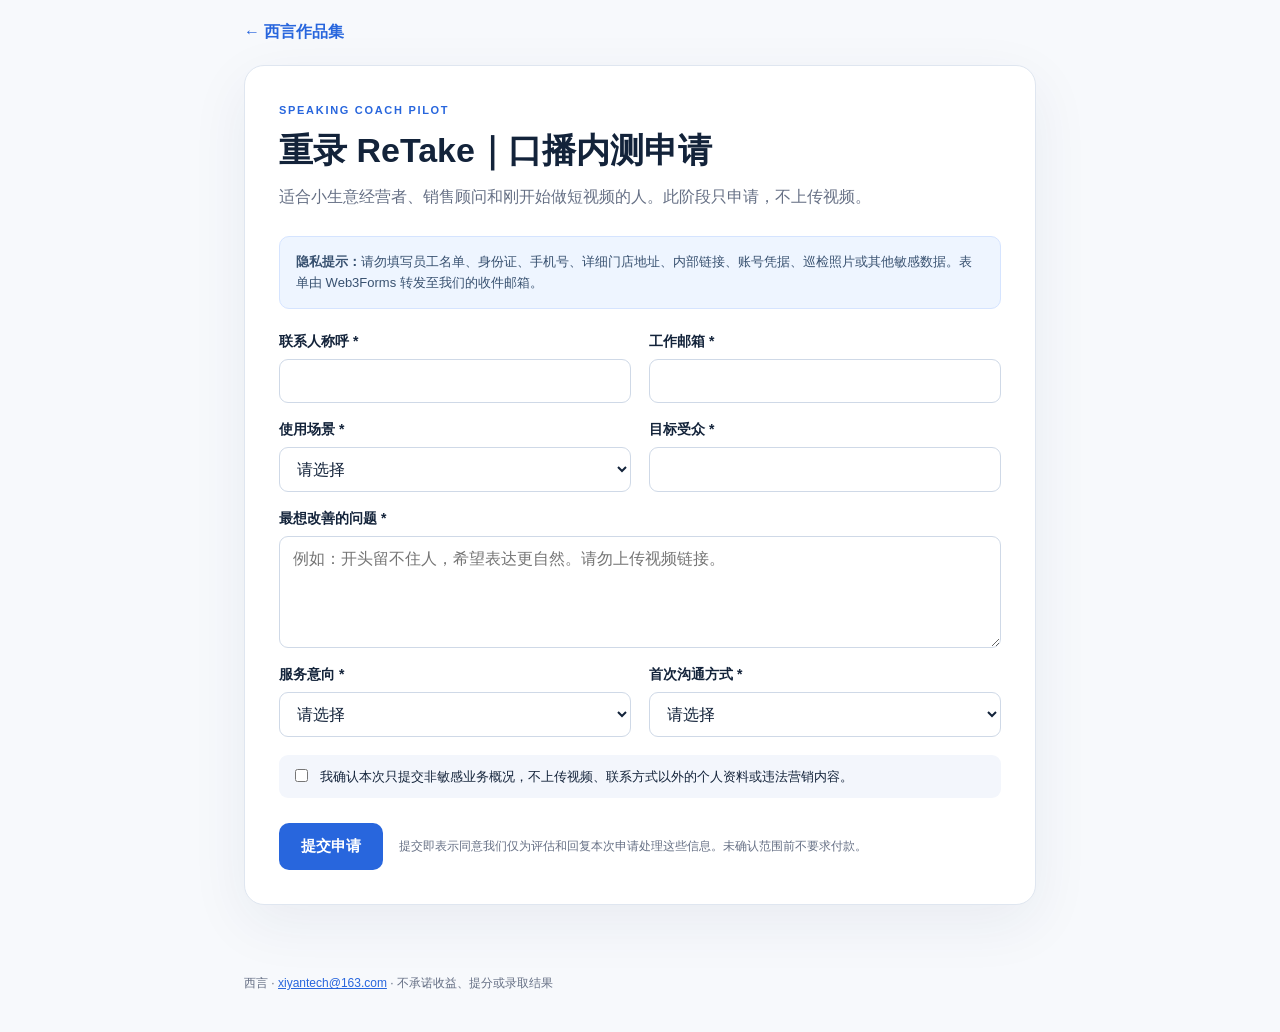
<file: forms/speaking-coach.html>
<!doctype html><html lang="zh-CN"><head><meta charset="utf-8"><meta name="viewport" content="width=device-width,initial-scale=1"><meta name="robots" content="index,follow"><title>重录 ReTake｜口播内测申请｜西言</title><link rel="stylesheet" href="styles.css"></head><body><div class="top"><a href="../">← 西言作品集</a></div><main class="wrap"><section class="card"><span class="eyebrow">SPEAKING COACH PILOT</span><h1>重录 ReTake｜口播内测申请</h1><p class="lead">适合小生意经营者、销售顾问和刚开始做短视频的人。此阶段只申请，不上传视频。</p><div class="notice"><b>隐私提示：</b>请勿填写员工名单、身份证、手机号、详细门店地址、内部链接、账号凭据、巡检照片或其他敏感数据。表单由 Web3Forms 转发至我们的收件邮箱。</div><form action="https://api.web3forms.com/submit" method="POST"><input type="hidden" name="access_key" value="18a3fc75-afec-4edf-a466-826c8c7119d9"><input type="hidden" name="subject" value="[西言] 新的口播诊断内测申请"><input type="hidden" name="from_name" value="Xiyontec Website"><input type="hidden" name="redirect" value="https://weason-will.github.io/xiyan-portfolio/thanks.html"><input type="checkbox" name="botcheck" tabindex="-1" autocomplete="off" style="display:none"><div class="grid"><div class="field"><label for="name">联系人称呼 *</label><input id="name" name="联系人称呼" required maxlength="60" autocomplete="name"></div><div class="field"><label for="email">工作邮箱 *</label><input id="email" type="email" name="email" required maxlength="120" autocomplete="email"></div></div><div class="grid"><div class="field"><label for="scenario">使用场景 *</label><select id="scenario" name="使用场景" required><option value="">请选择</option><option>小生意/产品介绍</option><option>销售/客户说明</option><option>短视频口播</option><option>其他</option></select></div><div class="field"><label for="audience">目标受众 *</label><input id="audience" name="目标受众" required maxlength="160"></div></div><div class="field"><label for="goal">最想改善的问题 *</label><textarea id="goal" name="改善目标" required maxlength="1200" placeholder="例如：开头留不住人，希望表达更自然。请勿上传视频链接。"></textarea></div><div class="grid"><div class="field"><label for="package">服务意向 *</label><select id="package" name="服务意向" required><option value="">请选择</option><option>单次口播体检 ¥19.9</option><option>7天重录计划 ¥99</option><option>先了解</option></select></div><div class="field"><label for="contact">首次沟通方式 *</label><select id="contact" name="沟通方式" required><option value="">请选择</option><option>邮件</option><option>飞书</option></select></div></div><label class="consent"><input type="checkbox" name="隐私确认" value="已确认" required><span>我确认本次只提交非敏感业务概况，不上传视频、联系方式以外的个人资料或违法营销内容。</span></label><div class="actions"><button class="submit" type="submit">提交申请</button><span class="privacy">提交即表示同意我们仅为评估和回复本次申请处理这些信息。未确认范围前不要求付款。</span></div></form></section></main><footer class="foot">西言 · <a href="mailto:xiyantech@163.com">xiyantech@163.com</a> · 不承诺收益、提分或录取结果</footer></body></html>
</file>
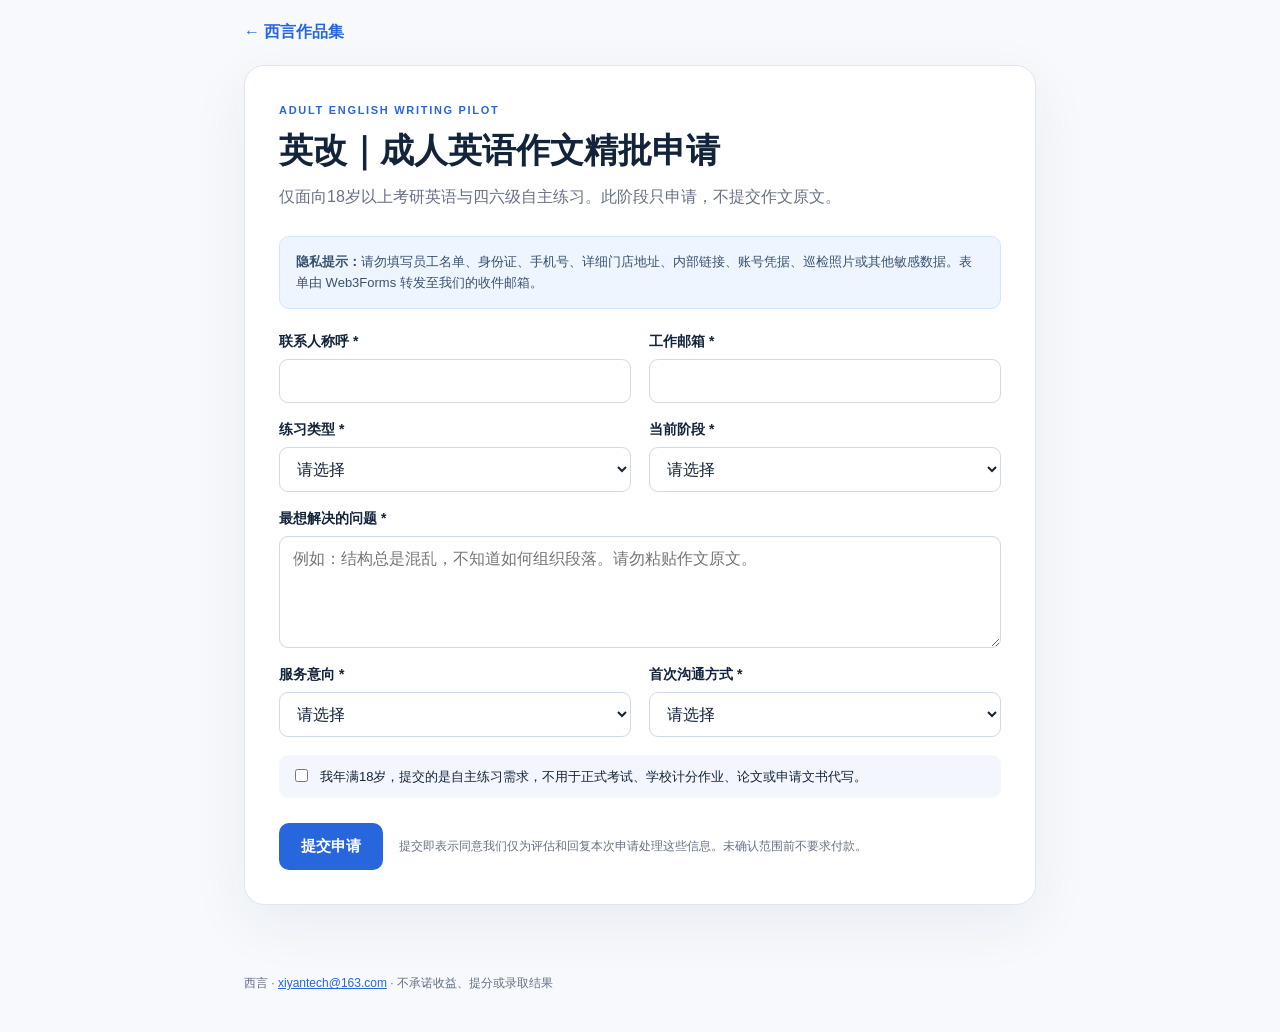
<file: forms/writing-review.html>
<!doctype html><html lang="zh-CN"><head><meta charset="utf-8"><meta name="viewport" content="width=device-width,initial-scale=1"><meta name="robots" content="index,follow"><title>英改｜成人英语作文精批申请｜西言</title><link rel="stylesheet" href="styles.css"></head><body><div class="top"><a href="../">← 西言作品集</a></div><main class="wrap"><section class="card"><span class="eyebrow">ADULT ENGLISH WRITING PILOT</span><h1>英改｜成人英语作文精批申请</h1><p class="lead">仅面向18岁以上考研英语与四六级自主练习。此阶段只申请，不提交作文原文。</p><div class="notice"><b>隐私提示：</b>请勿填写员工名单、身份证、手机号、详细门店地址、内部链接、账号凭据、巡检照片或其他敏感数据。表单由 Web3Forms 转发至我们的收件邮箱。</div><form action="https://api.web3forms.com/submit" method="POST"><input type="hidden" name="access_key" value="18a3fc75-afec-4edf-a466-826c8c7119d9"><input type="hidden" name="subject" value="[西言] 新的成人英语作文精批申请"><input type="hidden" name="from_name" value="Xiyontec Website"><input type="hidden" name="redirect" value="https://weason-will.github.io/xiyan-portfolio/thanks.html"><input type="checkbox" name="botcheck" tabindex="-1" autocomplete="off" style="display:none"><div class="grid"><div class="field"><label for="name">联系人称呼 *</label><input id="name" name="联系人称呼" required maxlength="60" autocomplete="name"></div><div class="field"><label for="email">工作邮箱 *</label><input id="email" type="email" name="email" required maxlength="120" autocomplete="email"></div></div><div class="grid"><div class="field"><label for="exam">练习类型 *</label><select id="exam" name="练习类型" required><option value="">请选择</option><option>考研英语一</option><option>考研英语二</option><option>大学英语四级</option><option>大学英语六级</option></select></div><div class="field"><label for="stage">当前阶段 *</label><select id="stage" name="训练阶段" required><option value="">请选择</option><option>刚开始练习</option><option>已练习1–5篇</option><option>已稳定每周练习</option></select></div></div><div class="field"><label for="goal">最想解决的问题 *</label><textarea id="goal" name="写作目标" required maxlength="1200" placeholder="例如：结构总是混乱，不知道如何组织段落。请勿粘贴作文原文。"></textarea></div><div class="grid"><div class="field"><label for="package">服务意向 *</label><select id="package" name="服务意向" required><option value="">请选择</option><option>单篇视频精批 ¥39</option><option>三篇训练包 ¥99</option><option>先了解</option></select></div><div class="field"><label for="contact">首次沟通方式 *</label><select id="contact" name="沟通方式" required><option value="">请选择</option><option>邮件</option><option>飞书</option></select></div></div><label class="consent"><input type="checkbox" name="隐私确认" value="已确认" required><span>我年满18岁，提交的是自主练习需求，不用于正式考试、学校计分作业、论文或申请文书代写。</span></label><div class="actions"><button class="submit" type="submit">提交申请</button><span class="privacy">提交即表示同意我们仅为评估和回复本次申请处理这些信息。未确认范围前不要求付款。</span></div></form></section></main><footer class="foot">西言 · <a href="mailto:xiyantech@163.com">xiyantech@163.com</a> · 不承诺收益、提分或录取结果</footer></body></html>
</file>
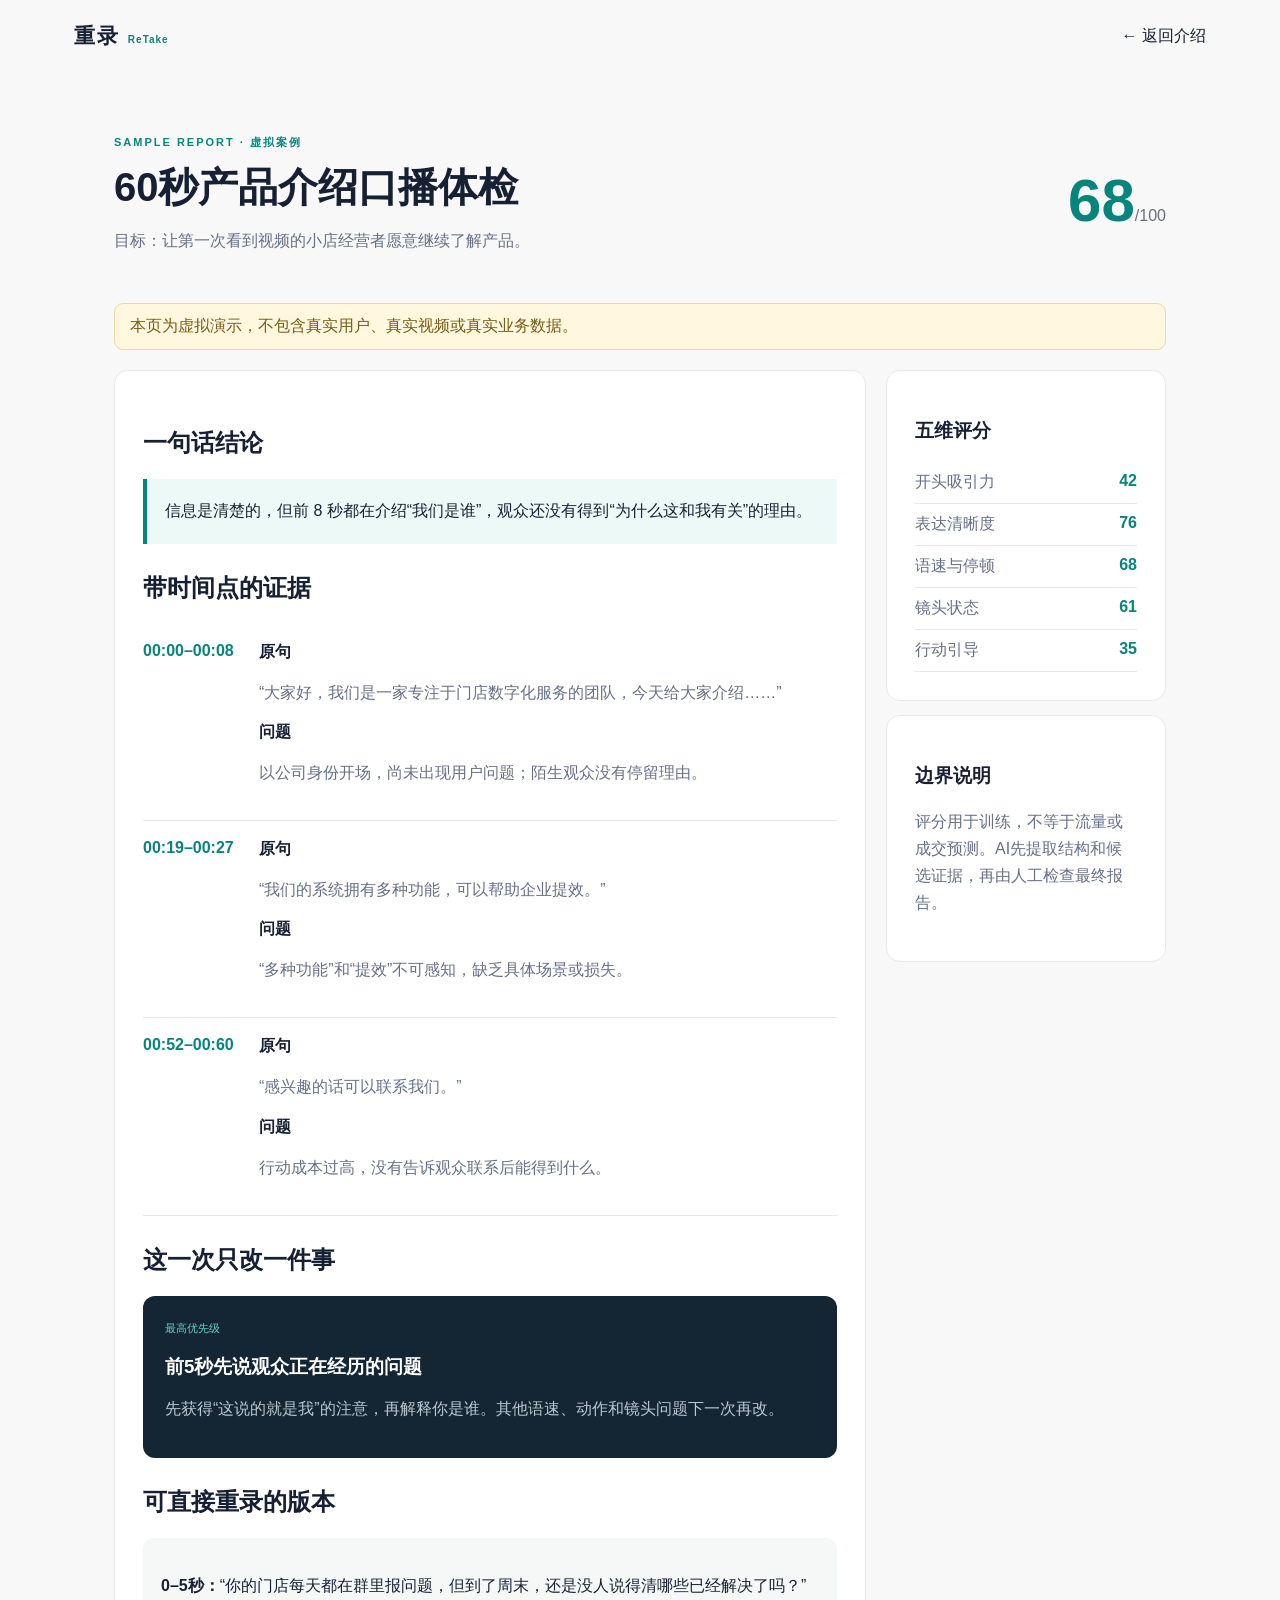
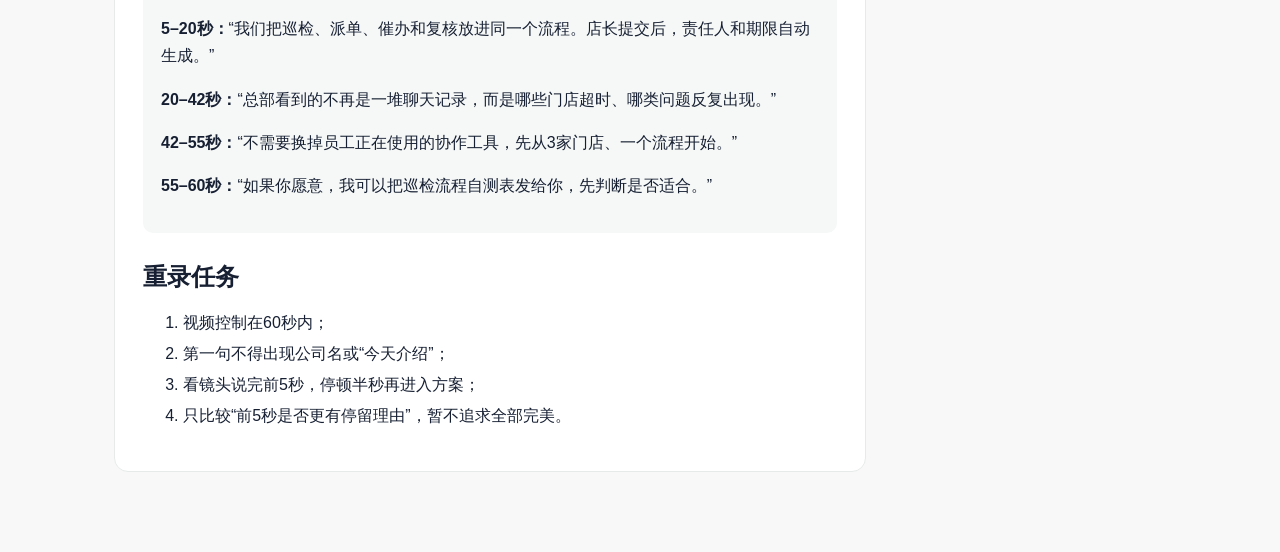
<file: speaking-coach/sample-report.html>
<!doctype html><html lang="zh-CN"><head><meta charset="utf-8"><meta name="viewport" content="width=device-width,initial-scale=1"><title>口播体检样例｜重录 ReTake</title><link rel="stylesheet" href="styles.css"></head><body class="report-page"><header><a class="logo" href="index.html">重录 <small>ReTake</small></a><a href="index.html">← 返回介绍</a></header><main class="report"><div class="report-head"><div><span class="eyebrow">SAMPLE REPORT · 虚拟案例</span><h1>60秒产品介绍口播体检</h1><p>目标：让第一次看到视频的小店经营者愿意继续了解产品。</p></div><div class="report-score"><b>68</b><span>/100</span></div></div><div class="notice">本页为虚拟演示，不包含真实用户、真实视频或真实业务数据。</div><section class="report-grid"><article class="report-main"><h2>一句话结论</h2><blockquote>信息是清楚的，但前 8 秒都在介绍“我们是谁”，观众还没有得到“为什么这和我有关”的理由。</blockquote><h2>带时间点的证据</h2><div class="evidence"><time>00:00–00:08</time><div><b>原句</b><p>“大家好，我们是一家专注于门店数字化服务的团队，今天给大家介绍……”</p><b>问题</b><p>以公司身份开场，尚未出现用户问题；陌生观众没有停留理由。</p></div></div><div class="evidence"><time>00:19–00:27</time><div><b>原句</b><p>“我们的系统拥有多种功能，可以帮助企业提效。”</p><b>问题</b><p>“多种功能”和“提效”不可感知，缺乏具体场景或损失。</p></div></div><div class="evidence"><time>00:52–00:60</time><div><b>原句</b><p>“感兴趣的话可以联系我们。”</p><b>问题</b><p>行动成本过高，没有告诉观众联系后能得到什么。</p></div></div><h2>这一次只改一件事</h2><div class="priority"><span>最高优先级</span><h3>前5秒先说观众正在经历的问题</h3><p>先获得“这说的就是我”的注意，再解释你是谁。其他语速、动作和镜头问题下一次再改。</p></div><h2>可直接重录的版本</h2><div class="script"><p><b>0–5秒：</b>“你的门店每天都在群里报问题，但到了周末，还是没人说得清哪些已经解决了吗？”</p><p><b>5–20秒：</b>“我们把巡检、派单、催办和复核放进同一个流程。店长提交后，责任人和期限自动生成。”</p><p><b>20–42秒：</b>“总部看到的不再是一堆聊天记录，而是哪些门店超时、哪类问题反复出现。”</p><p><b>42–55秒：</b>“不需要换掉员工正在使用的协作工具，先从3家门店、一个流程开始。”</p><p><b>55–60秒：</b>“如果你愿意，我可以把巡检流程自测表发给你，先判断是否适合。”</p></div><h2>重录任务</h2><ol><li>视频控制在60秒内；</li><li>第一句不得出现公司名或“今天介绍”；</li><li>看镜头说完前5秒，停顿半秒再进入方案；</li><li>只比较“前5秒是否更有停留理由”，暂不追求全部完美。</li></ol></article><aside><div class="side-card"><h3>五维评分</h3><label>开头吸引力 <b>42</b></label><label>表达清晰度 <b>76</b></label><label>语速与停顿 <b>68</b></label><label>镜头状态 <b>61</b></label><label>行动引导 <b>35</b></label></div><div class="side-card"><h3>边界说明</h3><p>评分用于训练，不等于流量或成交预测。AI先提取结构和候选证据，再由人工检查最终报告。</p></div></aside></section></main></body></html>
</file>
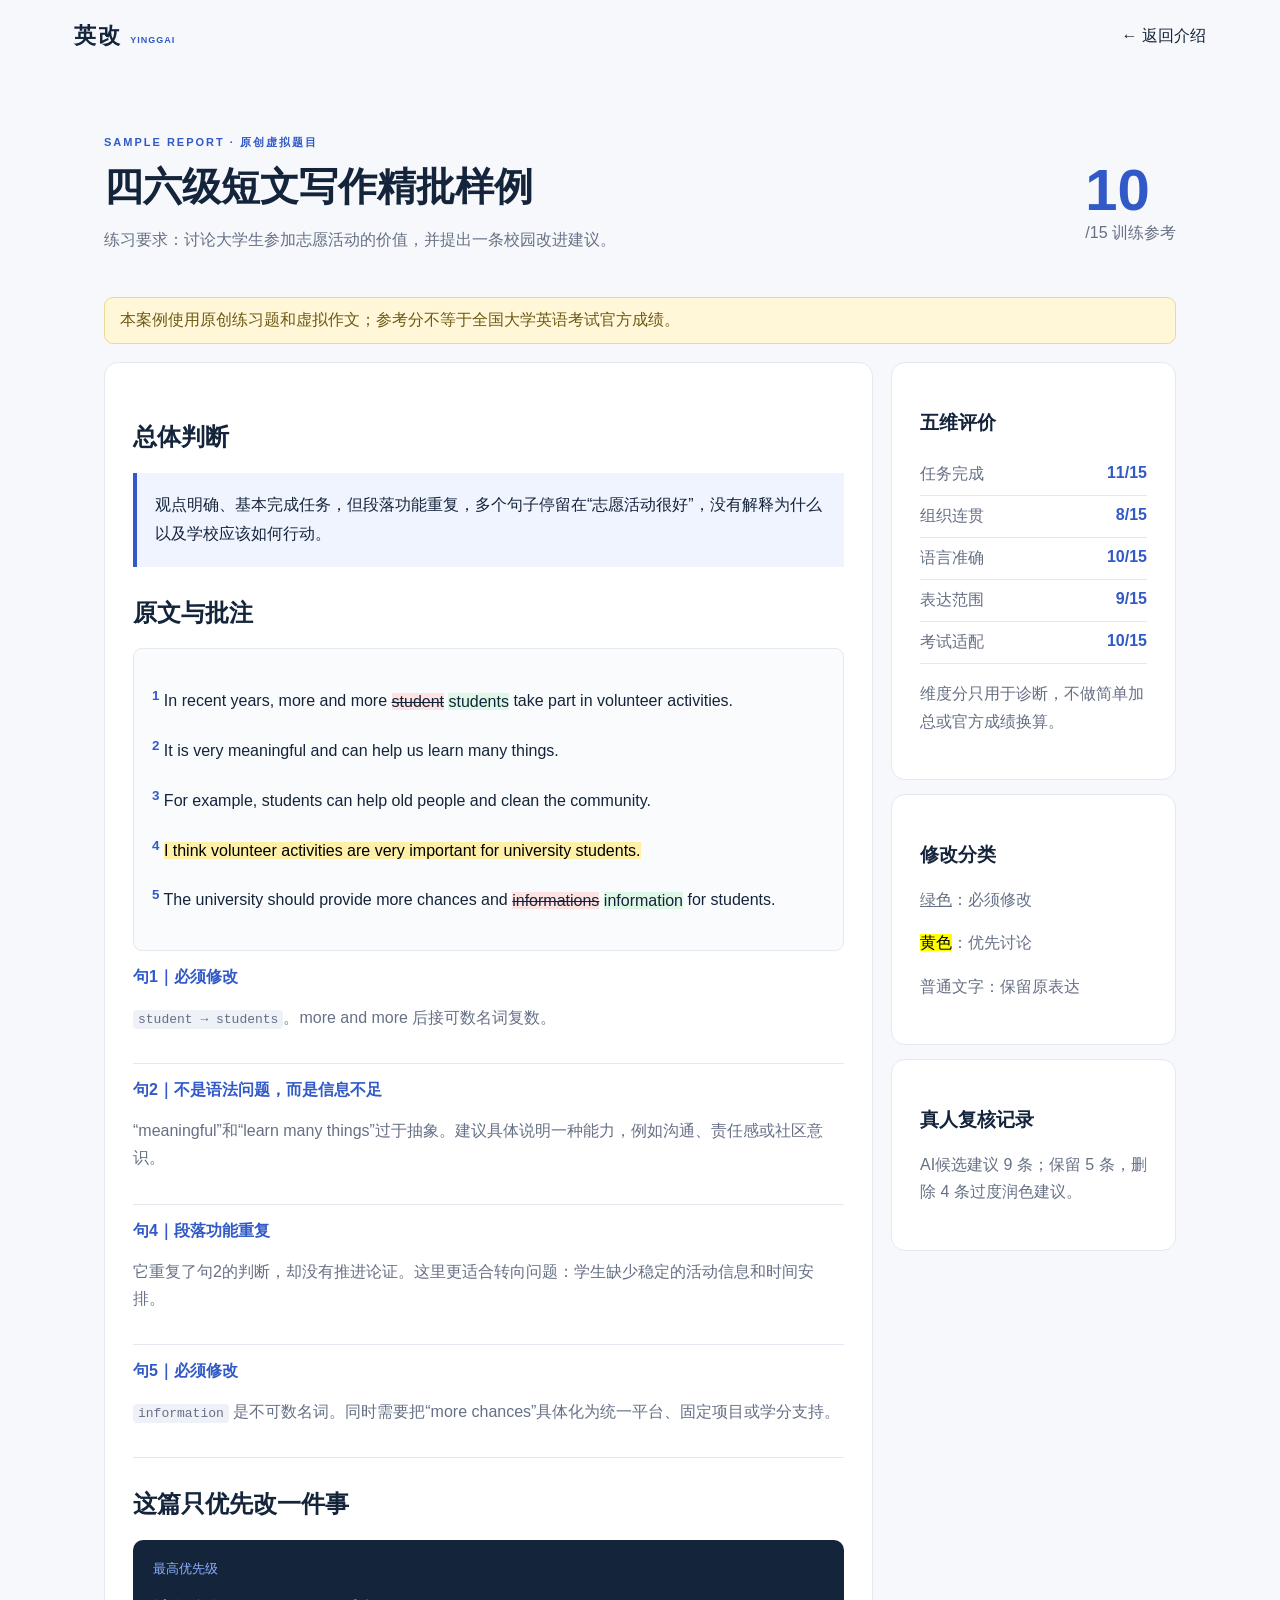
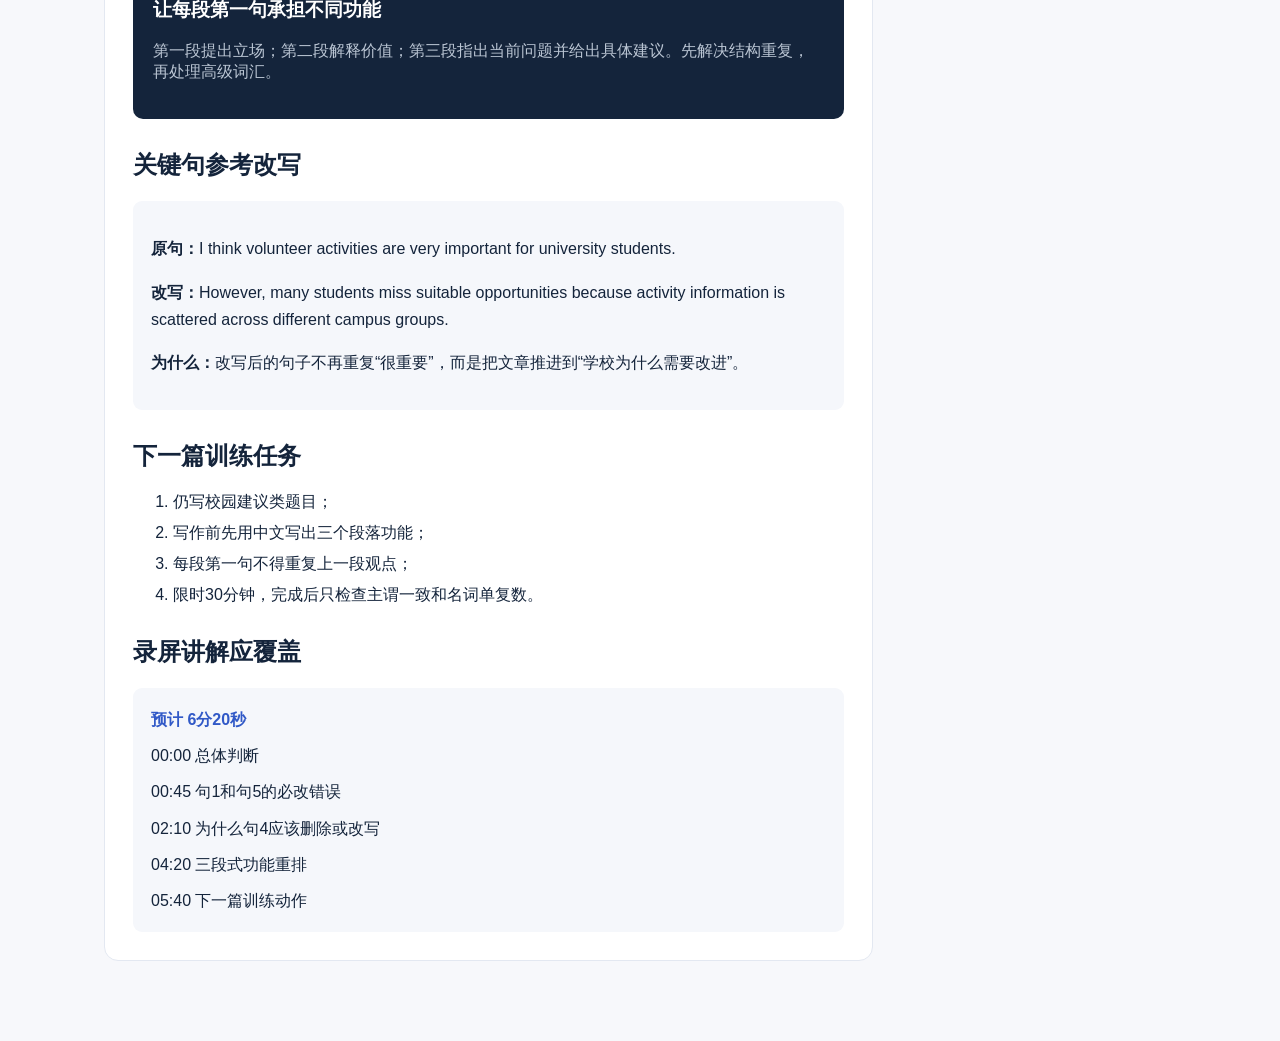
<file: writing-review/sample-report.html>
<!doctype html><html lang="zh-CN"><head><meta charset="utf-8"><meta name="viewport" content="width=device-width,initial-scale=1"><title>作文精批样例｜英改</title><link rel="stylesheet" href="styles.css"></head><body class="report-page"><header><a class="logo" href="index.html">英改 <small>YINGGAI</small></a><a href="index.html">← 返回介绍</a></header><main class="report"><div class="report-head"><div><span class="eyebrow">SAMPLE REPORT · 原创虚拟题目</span><h1>四六级短文写作精批样例</h1><p>练习要求：讨论大学生参加志愿活动的价值，并提出一条校园改进建议。</p></div><div class="report-score"><b>10</b><span>/15 训练参考</span></div></div><div class="notice">本案例使用原创练习题和虚拟作文；参考分不等于全国大学英语考试官方成绩。</div><div class="report-grid"><article class="report-main"><h2>总体判断</h2><blockquote>观点明确、基本完成任务，但段落功能重复，多个句子停留在“志愿活动很好”，没有解释为什么以及学校应该如何行动。</blockquote><h2>原文与批注</h2><div class="essay"><p><sup>1</sup> In recent years, more and more <del>student</del> <ins>students</ins> take part in volunteer activities.</p><p><sup>2</sup> It is very meaningful and can help us learn many things.</p><p><sup>3</sup> For example, students can help old people and clean the community.</p><p><sup>4</sup> <mark>I think volunteer activities are very important for university students.</mark></p><p><sup>5</sup> The university should provide more chances and <del>informations</del> <ins>information</ins> for students.</p></div><div class="evidence"><b>句1｜必须修改</b><p><code>student → students</code>。more and more 后接可数名词复数。</p></div><div class="evidence"><b>句2｜不是语法问题，而是信息不足</b><p>“meaningful”和“learn many things”过于抽象。建议具体说明一种能力，例如沟通、责任感或社区意识。</p></div><div class="evidence"><b>句4｜段落功能重复</b><p>它重复了句2的判断，却没有推进论证。这里更适合转向问题：学生缺少稳定的活动信息和时间安排。</p></div><div class="evidence"><b>句5｜必须修改</b><p><code>information</code> 是不可数名词。同时需要把“more chances”具体化为统一平台、固定项目或学分支持。</p></div><h2>这篇只优先改一件事</h2><div class="priority"><small>最高优先级</small><h3>让每段第一句承担不同功能</h3><p>第一段提出立场；第二段解释价值；第三段指出当前问题并给出具体建议。先解决结构重复，再处理高级词汇。</p></div><h2>关键句参考改写</h2><div class="rewrite"><p><b>原句：</b>I think volunteer activities are very important for university students.</p><p><b>改写：</b>However, many students miss suitable opportunities because activity information is scattered across different campus groups.</p><p><b>为什么：</b>改写后的句子不再重复“很重要”，而是把文章推进到“学校为什么需要改进”。</p></div><h2>下一篇训练任务</h2><ol><li>仍写校园建议类题目；</li><li>写作前先用中文写出三个段落功能；</li><li>每段第一句不得重复上一段观点；</li><li>限时30分钟，完成后只检查主谓一致和名词单复数。</li></ol><h2>录屏讲解应覆盖</h2><div class="video-box"><b>预计 6分20秒</b><span>00:00 总体判断</span><span>00:45 句1和句5的必改错误</span><span>02:10 为什么句4应该删除或改写</span><span>04:20 三段式功能重排</span><span>05:40 下一篇训练动作</span></div></article><aside><div class="side-card"><h3>五维评价</h3><label>任务完成 <b>11/15</b></label><label>组织连贯 <b>8/15</b></label><label>语言准确 <b>10/15</b></label><label>表达范围 <b>9/15</b></label><label>考试适配 <b>10/15</b></label><p>维度分只用于诊断，不做简单加总或官方成绩换算。</p></div><div class="side-card"><h3>修改分类</h3><p><ins>绿色</ins>：必须修改</p><p><mark>黄色</mark>：优先讨论</p><p>普通文字：保留原表达</p></div><div class="side-card"><h3>真人复核记录</h3><p>AI候选建议 9 条；保留 5 条，删除 4 条过度润色建议。</p></div></aside></div></main></body></html>
</file>
<file: styles.css>
:root{--ink:#10233d;--muted:#667085;--blue:#2866dd;--cyan:#00a7a0;--soft:#eef4ff;--line:#e2e8f0;--bg:#f8fafc}*{box-sizing:border-box}body{margin:0;background:var(--bg);color:var(--ink);font-family:Inter,ui-sans-serif,"PingFang SC",system-ui,sans-serif}a{color:inherit;text-decoration:none}header{height:72px;max-width:1180px;margin:auto;padding:0 24px;display:flex;align-items:center;justify-content:space-between}.brand{font-weight:900;font-size:21px;letter-spacing:1.5px}.brand small{display:block;font-size:8px;color:var(--blue);letter-spacing:2px}nav{display:flex;gap:27px;font-size:13px;color:var(--muted)}.hero{max-width:1180px;margin:35px auto 90px;padding:45px 24px;display:grid;grid-template-columns:1.2fr .8fr;gap:70px;align-items:center}.eyebrow{font-size:10px;font-weight:900;letter-spacing:2px;color:var(--blue)}h1{font-size:56px;line-height:1.05;letter-spacing:-2.8px;margin:16px 0}.hero p{font-size:18px;line-height:1.75;color:var(--muted);max-width:680px}.buttons{display:flex;gap:12px;margin:28px 0}.primary,.secondary{padding:13px 19px;border-radius:9px;font-weight:800}.primary{background:var(--blue);color:#fff}.secondary{background:#fff;border:1px solid var(--line)}.truth{display:flex;gap:16px;flex-wrap:wrap;font-size:12px;color:#526581}.terminal{background:#0e1a2a;color:#dce9f8;border-radius:16px;box-shadow:0 30px 80px #152b492d;overflow:hidden}.terminal>div{height:45px;background:#17263a;display:flex;align-items:center;padding:0 16px;gap:7px}.terminal i{width:9px;height:9px;border-radius:50%;background:#ff6b6b}.terminal i:nth-child(2){background:#ffc857}.terminal i:nth-child(3){background:#3ddc97}.terminal b{font-size:11px;color:#8da2bd;margin-left:7px}.terminal pre{padding:25px;font-family:ui-monospace,SFMono-Regular,monospace;line-height:2.2;font-size:13px}.terminal pre span{color:#6da1ff;margin-right:12px}.terminal pre strong{color:#5ee2d5}.service,.work,.packages,.process,.disclosure{max-width:1180px;margin:0 auto 95px;padding:0 24px}.service>div:first-child{max-width:700px}.service h2,.section-title h2,.packages h2,.process h2,.disclosure h2{font-size:36px;margin:9px 0 18px}.service>div>p,.section-title p,.case p,.case li,.packages p,.packages li,.process span,.disclosure p{color:var(--muted);line-height:1.7}.grid.three{display:grid;grid-template-columns:repeat(3,1fr);gap:15px;margin-top:30px}.grid article,.packages article{background:#fff;border:1px solid var(--line);padding:24px;border-radius:13px}.grid article b{font-size:18px}.section-title{text-align:center;max-width:700px;margin:0 auto 38px}.case{display:grid;grid-template-columns:1.2fr .8fr;gap:45px;align-items:center;margin:50px 0}.case.reverse{grid-template-columns:.8fr 1.2fr}.case.reverse img{order:2}.case img{width:100%;border-radius:12px;border:1px solid var(--line);box-shadow:0 15px 45px #1733541c}.case div>span{font-size:10px;color:var(--cyan);letter-spacing:2px;font-weight:900}.case h3{font-size:28px;margin:9px 0}.case ul{padding-left:18px}.packages{display:grid;grid-template-columns:1.2fr repeat(3,1fr);gap:14px;align-items:stretch}.packages article{position:relative}.packages article>span{font-weight:900}.packages h3{font-size:32px;margin:11px 0}.packages ul{padding-left:18px}.packages .featured{border:2px solid var(--blue)}.packages .featured>b{position:absolute;right:14px;top:14px;background:var(--blue);color:#fff;padding:4px 8px;border-radius:20px;font-size:9px}.process{background:var(--ink);color:#fff;border-radius:20px;padding:45px;display:grid;grid-template-columns:.75fr 1.25fr;gap:45px}.process ol{list-style:none;margin:0;padding:0}.process li{display:grid;grid-template-columns:45px 1fr;gap:12px;padding:16px 0;border-bottom:1px solid #2d4058}.process li>b{color:#75a6ff}.process strong{display:block;color:#fff}.process span{color:#b8c5d6}.disclosure{display:grid;grid-template-columns:1.4fr .6fr;gap:25px;background:var(--soft);border-radius:18px;padding:40px}.disclosure h3{margin-top:0}footer{background:var(--ink);color:#fff;padding:28px max(24px,calc((100% - 1130px)/2));display:flex;justify-content:space-between}footer p{margin:0;color:#9eb0c7;font-size:12px}@media(max-width:900px){nav{display:none}.hero{grid-template-columns:1fr;margin-top:0}.hero h1{font-size:40px}.grid.three,.packages,.case,.case.reverse,.process,.disclosure{grid-template-columns:1fr}.case.reverse img{order:0}.packages>div{margin-bottom:10px}footer{display:block}footer p{margin-top:8px}}
.case-shot{display:block}.case-shot img{transition:transform .2s ease,box-shadow .2s ease}.case-shot:hover img{transform:translateY(-3px);box-shadow:0 20px 55px #1733542b}.public-note{max-width:1132px;margin:0 auto 70px;padding:22px 24px;background:#fff;border:1px solid var(--line);border-radius:14px}.public-note p{color:var(--muted);margin:6px 0 0;line-height:1.6}
</file>
<file: feishu-inspection/styles.css>
:root{--ink:#172033;--muted:#68758c;--line:#e5eaf0;--bg:#f4f6f8;--panel:#fff;--nav:#111b2d;--teal:#087f78;--teal2:#0f9d8d;--teal-soft:#e8f7f4;--red:#d24b4b;--amber:#d58a1f;--green:#198a61;--shadow:0 8px 24px rgba(27,39,60,.06)}
*{box-sizing:border-box}html{scroll-behavior:smooth}body{margin:0;font-family:Inter,"PingFang SC","Microsoft YaHei",system-ui,sans-serif;background:var(--bg);color:var(--ink);font-size:14px}button,input,select,textarea{font:inherit}button{cursor:pointer}.app-shell{min-height:100vh}.sidebar{position:fixed;z-index:20;inset:0 auto 0 0;width:244px;background:var(--nav);color:#fff;padding:26px 18px;display:flex;flex-direction:column}.brand{display:flex;align-items:center;gap:12px;padding:0 8px 30px}.brand-mark{display:grid;place-items:center;width:38px;height:38px;border-radius:12px;background:linear-gradient(145deg,#25c8b1,#087f78);font-weight:800;font-size:18px;box-shadow:0 8px 18px #07141e}.brand strong{display:block;font-size:19px;letter-spacing:3px}.brand small{color:#8fa1b8}.sidebar nav{display:grid;gap:6px}.sidebar nav button{position:relative;border:0;background:transparent;color:#9dadc1;text-align:left;padding:12px 14px;border-radius:9px;font-weight:600}.sidebar nav button span{font-size:17px;margin-right:11px}.sidebar nav button b{float:right;background:#304158;color:#d9e3ed;border-radius:20px;padding:1px 7px;font-size:11px}.sidebar nav button:hover,.sidebar nav button.active{color:#fff;background:#223047}.sidebar nav button.active:before{content:"";position:absolute;left:-18px;top:10px;bottom:10px;width:3px;border-radius:5px;background:#25c8b1}.side-foot{margin-top:auto;border-top:1px solid #2a384d;padding:20px 8px 0;display:flex;gap:10px;align-items:center;color:#c4cedb;font-size:12px}.side-foot small{color:#72839b}.tenant-dot{width:9px;height:9px;border-radius:50%;background:#39c791;box-shadow:0 0 0 4px #20394a}main{margin-left:244px;min-height:100vh;padding:0 34px 60px}.topbar{height:88px;display:flex;align-items:center;gap:14px}.topbar h1{font-size:20px;margin:0 0 4px}.topbar p{margin:0;color:var(--muted);font-size:12px}.top-actions{margin-left:auto;display:flex;align-items:center;gap:10px}.avatar{width:34px;height:34px;border-radius:50%;display:grid;place-items:center;color:#fff;background:#37506e;font-weight:700}.demo-badge,.chip{display:inline-flex;align-items:center;border-radius:99px;padding:5px 10px;background:#edf1f5;color:#5d6c80;font-size:12px;white-space:nowrap}.demo-badge{background:#fff6dd;color:#9a6611;border:1px solid #f0d996}.chip.green{background:#e7f7ef;color:#16744f}.chip.amber{background:#fff4dd;color:#9d6511}.notice{border:1px solid #e8d7a5;background:#fffaf0;color:#755c20;border-radius:9px;padding:10px 14px;margin:0 0 20px;font-size:12px}.notice strong{margin-right:8px}.view{display:none;animation:fade .25s ease}.view.active{display:block}@keyframes fade{from{opacity:.2;transform:translateY(5px)}}.panel{background:var(--panel);border:1px solid var(--line);border-radius:14px;box-shadow:var(--shadow)}.hero{min-height:170px;border-radius:16px;padding:30px 34px;margin-bottom:18px;display:flex;align-items:center;justify-content:space-between;gap:20px;color:#fff;background:radial-gradient(circle at 75% 40%,rgba(39,200,177,.22),transparent 25%),linear-gradient(120deg,#16263a,#173d48)}.hero h2{font-size:28px;margin:9px 0}.hero h2 em{font-style:normal;color:#5be3ca}.hero p{color:#c2d0d9;margin:0;max-width:650px}.eyebrow{font-size:10px;letter-spacing:2px;color:#55d9c1;font-weight:800}.primary,.danger-btn,.ghost{border:0;border-radius:8px;padding:10px 15px;font-weight:700;white-space:nowrap}.primary{background:var(--teal);color:#fff;box-shadow:0 5px 12px rgba(8,127,120,.18)}.primary:hover{background:#066c66}.primary:disabled{opacity:.45;cursor:not-allowed}.hero .primary{background:#34bea9;color:#112d31}.ghost{background:#fff;border:1px solid var(--line);color:#4c5b70}.danger-btn{background:#d64a4a;color:#fff}.menu-btn{display:none;border:0;background:transparent;font-size:20px}.metric-grid{display:grid;grid-template-columns:repeat(4,1fr);gap:14px;margin-bottom:14px}.metric{padding:19px}.metric-top{display:flex;justify-content:space-between;color:var(--muted);font-size:12px}.metric-icon{width:30px;height:30px;display:grid;place-items:center;border-radius:8px;background:var(--teal-soft);color:var(--teal)}.metric strong{display:block;font-size:27px;margin:10px 0 5px}.metric small{color:var(--muted)}.metric small.up{color:var(--green)}.metric small.warn{color:var(--red)}.grid-2{display:grid;grid-template-columns:1.35fr 1fr;gap:14px;margin-bottom:14px}.grid-2.wide-left{grid-template-columns:1.55fr 1fr}.grid-2>.panel{padding:20px}.panel-head{display:flex;align-items:flex-start;justify-content:space-between;gap:15px;margin-bottom:18px}.panel-head h3{margin:0 0 5px;font-size:16px}.panel-head p{margin:0;color:var(--muted);font-size:12px}.text-btn,.back-link{border:0;background:transparent;color:var(--teal);font-weight:700}.chart{height:190px;display:flex;align-items:flex-end;gap:14px;padding:15px 4px 0;border-bottom:1px solid var(--line);background:repeating-linear-gradient(to top,transparent 0,transparent 43px,#edf1f4 44px)}.bar-day{flex:1;height:100%;display:flex;align-items:flex-end;justify-content:center;gap:4px;position:relative}.bar-day i{width:12px;border-radius:5px 5px 0 0;background:#b7c6d5;min-height:3px}.bar-day i.done{background:#1ca790}.bar-day small{position:absolute;bottom:-21px;color:var(--muted);font-style:normal}.chart-legend{display:flex;gap:15px;color:var(--muted);font-size:11px;margin-top:26px}.chart-legend i{display:inline-block;width:8px;height:8px;border-radius:2px;margin-right:4px}.risk-wrap{display:flex;align-items:center;justify-content:center;gap:28px;padding:10px}.donut{--high:25;--mid:50;width:148px;height:148px;border-radius:50%;background:conic-gradient(#d75a55 0 calc(var(--high)*1%),#e8a342 calc(var(--high)*1%) calc((var(--high) + var(--mid))*1%),#2ba98e calc((var(--high) + var(--mid))*1%));position:relative}.donut:after{content:"";position:absolute;inset:28px;border-radius:50%;background:#fff}.donut-center{position:absolute;z-index:2;inset:0;display:grid;place-content:center;text-align:center}.donut-center b{font-size:24px}.donut-center small{color:var(--muted)}.risk-legend{display:grid;gap:13px}.risk-legend div{display:grid;grid-template-columns:10px 1fr auto;gap:8px;align-items:center}.risk-legend i{width:9px;height:9px;border-radius:50%}.risk-legend span{color:var(--muted)}.risk-legend b{margin-left:12px}.priority-row{display:grid;grid-template-columns:65px 1fr auto;gap:12px;align-items:center;padding:12px 0;border-top:1px solid #eef1f4}.priority-row:first-child{border-top:0}.priority-row button{border:0;background:transparent;text-align:left;color:inherit}.priority-row button:hover b{color:var(--teal)}.priority-row p{margin:2px 0 0;color:var(--muted);font-size:11px}.risk-tag,.status-tag{font-size:11px;padding:4px 8px;border-radius:20px;white-space:nowrap}.risk-高{background:#fdebea;color:#bd3f3b}.risk-中{background:#fff4dc;color:#a66b12}.risk-低{background:#e7f6ef;color:#147652}.status-tag{background:#eef2f6;color:#526276}.status-已超时{background:#fdebea;color:#bd3f3b}.status-待复核{background:#fff3d7;color:#96600e}.status-已关闭{background:#e7f6ef;color:#147652}.observability{display:grid;gap:14px}.obs-item{display:flex;gap:12px;align-items:center}.obs-icon{width:38px;height:38px;border-radius:10px;background:#eef7f6;color:var(--teal);display:grid;place-items:center}.obs-item p{margin:0;flex:1}.obs-item p small{display:block;color:var(--muted);margin-top:4px}.obs-item b:last-child{font-size:16px}.stepper{display:flex;align-items:center;justify-content:center;margin:15px auto 28px;max-width:650px}.step{display:flex;align-items:center;gap:8px;color:#8c98a8}.step i{font-style:normal;width:28px;height:28px;border-radius:50%;border:1px solid #d9e0e8;display:grid;place-items:center;background:#fff}.step.active{color:var(--teal);font-weight:700}.step.active i{background:var(--teal);color:#fff;border-color:var(--teal)}.line{height:1px;background:#dce2e8;width:90px;margin:0 15px}.form-layout{display:grid;grid-template-columns:minmax(0,2fr) minmax(260px,.8fr);gap:18px;max-width:1050px;margin:auto}.form-card{padding:24px}.form-card>label,.two-col label{display:block;font-weight:650;margin:17px 0}.form-card input,.form-card select,.form-card textarea,.toolbar select{display:block;width:100%;border:1px solid #d8e0e7;border-radius:8px;padding:11px 12px;margin-top:8px;background:#fff;color:var(--ink);outline:none}.form-card input:focus,.form-card select:focus,.form-card textarea:focus{border-color:var(--teal);box-shadow:0 0 0 3px rgba(8,127,120,.09)}.required{color:var(--red)}.hint{display:block;color:var(--muted);font-weight:400;font-size:11px;margin-top:5px}.quick-examples{display:flex;align-items:center;gap:7px;flex-wrap:wrap;color:var(--muted);font-size:12px}.quick-examples button{border:1px solid #dce4e8;background:#f8fafb;border-radius:20px;padding:5px 9px;color:#547080}.form-actions{display:flex;justify-content:flex-end;gap:10px;border-top:1px solid var(--line);padding-top:18px;margin-top:22px}.helper{padding:24px;height:max-content;background:linear-gradient(155deg,#f5fbfa,#fff)}.helper-icon{font-size:25px;color:var(--teal)}.helper h3{margin:12px 0 8px}.helper p{color:var(--muted);line-height:1.7}.helper ul{padding:0;list-style:none}.helper li{padding:9px 0;border-bottom:1px solid var(--line)}.helper li b{display:inline-block;width:90px;color:#355064}.rule-box{padding:14px;background:#ecf7f5;border-radius:9px;margin-top:17px}.rule-box strong,.rule-box small{display:block}.rule-box small{color:#55716c;line-height:1.8;margin-top:6px}.back-link{margin:5px 0 14px;padding:0}.analysis-summary{background:#f7f9fb;border-radius:9px;padding:14px;line-height:1.7}.analysis-summary b{display:inline-block;margin-right:8px}.ai-card{border:1px solid #c9eae4;background:#f1fbf9;border-radius:10px;padding:15px;margin:16px 0}.ai-title{display:flex;align-items:center;gap:10px}.ai-title>span{font-size:22px;color:var(--teal)}.ai-title div{display:grid}.ai-title small{color:#5d7773;margin-top:3px}.ai-title>b{margin-left:auto}.ai-card>p{margin:12px 0 0;color:#55716c}.risk-options{display:grid;grid-template-columns:repeat(3,1fr);gap:9px;margin-top:9px}.risk-options button{border:1px solid #dce2e8;background:#fff;border-radius:9px;padding:11px;text-align:left;font-weight:700}.risk-options small{display:block;color:var(--muted);font-weight:400;margin-top:5px}.risk-options button.selected{border-color:var(--teal);background:#effaf8;color:var(--teal);box-shadow:inset 0 0 0 1px var(--teal)}.two-col{display:grid;grid-template-columns:1fr 1fr;gap:12px}.check{display:flex!important;align-items:flex-start;gap:8px;font-weight:400!important;background:#fffaf0;padding:12px;border-radius:8px}.check input{width:auto!important;margin:2px 0!important}.flow-list>div{display:flex;align-items:center;gap:12px;margin:17px 0}.flow-list i{width:27px;height:27px;border-radius:50%;display:grid;place-items:center;background:var(--teal-soft);color:var(--teal);font-style:normal;font-weight:700}.flow-list p{margin:0;display:grid}.flow-list small{color:var(--muted)}.toolbar{display:flex;justify-content:space-between;gap:15px;margin-bottom:14px}.tabs{display:flex;background:#e8edf1;padding:4px;border-radius:9px;overflow:auto}.tabs button{border:0;background:transparent;padding:8px 13px;border-radius:7px;color:#5c6b7d;white-space:nowrap}.tabs button.active{background:#fff;color:var(--ink);box-shadow:0 2px 6px #d7dde2}.toolbar select{width:180px;margin:0}.table-panel{overflow:hidden}.task-table-head,.task-row{display:grid;grid-template-columns:1.2fr 1.7fr .7fr .8fr 1fr .6fr;gap:12px;align-items:center;padding:13px 18px}.task-table-head{background:#f7f9fa;color:var(--muted);font-size:11px}.task-row{border-top:1px solid var(--line)}.task-row:hover{background:#fbfdfd}.task-row button{border:0;background:none;text-align:left;color:var(--teal);font-weight:700}.task-row small{display:block;color:var(--muted);margin-top:3px}.empty{padding:55px;text-align:center;color:var(--muted)}.detail-grid{display:grid;grid-template-columns:1.5fr .8fr;gap:15px}.detail-grid>.panel{padding:23px}.detail-head{display:flex;justify-content:space-between;gap:15px}.detail-head h2{margin:7px 0;font-size:21px}.detail-head p{color:var(--muted)}.detail-meta{display:grid;grid-template-columns:repeat(3,1fr);gap:10px;margin:18px 0}.detail-meta div{background:#f7f9fb;padding:12px;border-radius:8px}.detail-meta small,.detail-meta b{display:block}.detail-meta small{color:var(--muted);margin-bottom:5px}.evidence-form textarea{width:100%;border:1px solid #d8e0e7;border-radius:8px;padding:11px;margin:8px 0}.fake-upload{border:1px dashed #b9c8d3;background:#f8fbfb;padding:17px;text-align:center;border-radius:9px;color:var(--teal);margin:10px 0}.timeline{position:relative}.timeline:before{content:"";position:absolute;left:9px;top:10px;bottom:10px;width:1px;background:#dbe3e8}.timeline-item{position:relative;padding-left:31px;margin:0 0 20px}.timeline-item i{position:absolute;left:3px;top:3px;width:13px;height:13px;border-radius:50%;background:#fff;border:3px solid var(--teal)}.timeline-item p{margin:0}.timeline-item small{color:var(--muted)}.section-intro{display:flex;justify-content:space-between;align-items:center;margin-bottom:16px}.section-intro h2{margin:0 0 5px}.section-intro p{margin:0;color:var(--muted)}.review-grid{display:grid;grid-template-columns:repeat(2,1fr);gap:14px}.review-card{padding:20px}.review-card h3{margin:10px 0 5px}.review-card p{color:var(--muted)}.evidence{background:#f6f9fa;padding:13px;border-radius:8px;margin:13px 0}.evidence b,.evidence small{display:block}.evidence small{margin-top:5px;color:var(--muted)}.review-actions{display:flex;gap:8px}.review-actions textarea{flex:1;min-width:0;border:1px solid #dce2e8;border-radius:8px;padding:9px}.review-actions button{border:0;border-radius:8px;padding:9px 12px;font-weight:700}.approve{background:var(--teal);color:#fff}.reject{background:#fff0ef;color:#b73f3b}.handoff-hero{padding:38px;border-radius:16px;background:linear-gradient(135deg,#173441,#112336);color:#fff;text-align:center}.handoff-hero h2{font-size:28px;margin:10px}.handoff-hero p{max-width:760px;margin:auto;color:#c3d0d8;line-height:1.8}.cap-grid{display:grid;grid-template-columns:repeat(4,1fr);gap:14px;margin:15px 0}.cap-grid article{background:#fff;border:1px solid var(--line);border-radius:13px;padding:21px}.cap-grid article>span{font-size:22px;color:var(--teal)}.cap-grid h3{margin:12px 0 7px}.cap-grid p{color:var(--muted);line-height:1.7}.architecture{padding:24px;text-align:center}.arch-flow{display:flex;align-items:center;justify-content:center;margin:25px 0;gap:14px}.arch-flow div{border:1px solid #d8e3e7;background:#f8fbfb;border-radius:10px;padding:15px 20px}.arch-flow small,.arch-flow b{display:block}.arch-flow small{color:var(--muted);margin-top:5px}.arch-flow i{font-style:normal;color:#8fa0ab}.disclaimer{border-top:1px solid var(--line);padding-top:15px;color:var(--muted);font-size:11px}.toast{position:fixed;z-index:50;right:25px;top:20px;background:#183f3c;color:#fff;border-radius:9px;padding:12px 17px;box-shadow:0 10px 30px #0003;transform:translateY(-90px);opacity:0;transition:.25s}.toast.show{transform:translateY(0);opacity:1}.modal{position:fixed;z-index:60;inset:0;background:#0d1824aa;display:none;place-items:center;padding:20px}.modal.open{display:grid}.modal-card{background:#fff;width:min(420px,100%);border-radius:14px;padding:28px;text-align:center}.modal-icon{width:45px;height:45px;border-radius:50%;display:grid;place-items:center;margin:auto;background:#fff0ef;color:var(--red);font-size:20px}.modal-card p{color:var(--muted);line-height:1.7}.modal-card>div{display:flex;justify-content:center;gap:9px;margin-top:20px}
@media(max-width:980px){main{padding:0 22px 45px}.metric-grid{grid-template-columns:repeat(2,1fr)}.grid-2,.grid-2.wide-left{grid-template-columns:1fr}.cap-grid{grid-template-columns:repeat(2,1fr)}.task-table-head,.task-row{grid-template-columns:1fr 1.4fr .6fr .8fr}.task-table-head>*:nth-child(4),.task-row>*:nth-child(4){display:none}.task-table-head>*:nth-child(5),.task-row>*:nth-child(5){display:none}}
@media(max-width:760px){body{font-size:13px}.sidebar{transform:translateX(-100%);transition:.25s;box-shadow:10px 0 30px #0003}.sidebar.open{transform:translateX(0)}main{margin:0;padding:0 14px 38px}.topbar{height:72px}.menu-btn{display:block}.topbar p,.avatar{display:none}.top-actions{gap:5px}.top-actions .ghost{font-size:0;padding:9px}.top-actions .ghost:first-letter{font-size:16px}.notice{line-height:1.5}.hero{padding:23px;display:block}.hero h2{font-size:23px}.hero .primary{margin-top:18px}.metric-grid{gap:9px}.metric{padding:15px}.metric strong{font-size:23px}.form-layout,.detail-grid{grid-template-columns:1fr}.helper{order:2}.review-grid{grid-template-columns:1fr}.risk-wrap{gap:14px}.donut{width:125px;height:125px}.task-table-head{display:none}.task-row{display:grid;grid-template-columns:1fr auto;gap:8px;padding:15px}.task-row>*{display:block!important}.task-row>*:nth-child(2){grid-column:1/-1;grid-row:1}.task-row>*:nth-child(1){grid-column:1}.task-row>*:nth-child(6){grid-column:2;grid-row:1}.toolbar{display:block}.toolbar select{margin-top:10px;width:100%}.tabs{width:100%}.detail-meta{grid-template-columns:1fr 1fr}.arch-flow{display:grid;grid-template-columns:1fr}.arch-flow i{transform:rotate(90deg)}.cap-grid{grid-template-columns:1fr 1fr}.step span{display:none}.line{width:50px}.risk-options{grid-template-columns:1fr}.two-col{grid-template-columns:1fr}.review-actions{flex-wrap:wrap}.review-actions textarea{flex-basis:100%}}
@media(max-width:450px){.metric-grid,.cap-grid{grid-template-columns:1fr}.demo-badge{display:none}.hero h2{font-size:20px}.risk-wrap{flex-direction:column}.detail-meta{grid-template-columns:1fr}.topbar h1{font-size:17px}}
.service-cta{margin-left:220px;padding:18px 28px;background:#111827;color:#fff;display:flex;align-items:center;justify-content:space-between;gap:22px}.service-cta div{display:grid;gap:5px}.service-cta small{color:#60a5fa;font-weight:800;letter-spacing:1.4px}.service-cta b{font-size:17px}.service-cta span{color:#cbd5e1;font-size:13px}.service-cta a{background:#2563eb;color:#fff;padding:11px 16px;border-radius:8px;font-weight:800;white-space:nowrap;text-decoration:none}@media(max-width:900px){.service-cta{margin-left:0;display:grid;padding:18px}.service-cta a{text-align:center}}

.cta-links{display:flex;gap:10px;align-items:center}.service-cta .email-link{background:#fff;color:#111827}@media(max-width:900px){.cta-links{display:grid}.service-cta .email-link{text-align:center}}
</file>
<file: speaking-coach/styles.css>
:root{--ink:#172033;--muted:#667085;--teal:#07857c;--teal2:#18b9a8;--soft:#edf9f7;--line:#e6ebe9;--bg:#f7f8f7}*{box-sizing:border-box}body{margin:0;background:var(--bg);color:var(--ink);font-family:Inter,"PingFang SC","Microsoft YaHei",sans-serif}a{color:inherit;text-decoration:none}header{height:72px;max-width:1180px;margin:auto;padding:0 24px;display:flex;align-items:center;justify-content:space-between}header nav{display:flex;gap:28px;font-size:14px;color:var(--muted)}.logo{font-size:21px;font-weight:900;letter-spacing:2px}.logo small{font-size:10px;color:var(--teal);letter-spacing:1px}.hero{max-width:1180px;margin:25px auto 80px;padding:45px 24px;display:grid;grid-template-columns:1.35fr .8fr;gap:70px;align-items:center}.eyebrow{color:var(--teal);font-size:11px;font-weight:900;letter-spacing:2px}.hero h1{font-size:52px;line-height:1.17;letter-spacing:-2px;margin:16px 0}.hero h1 em{font-style:normal;color:var(--teal)}.hero>div>p{font-size:18px;color:var(--muted);line-height:1.8;max-width:680px}.actions{display:flex;gap:12px;margin:28px 0}.primary,.secondary,.apply button{padding:13px 20px;border-radius:9px;font-weight:800}.primary,.apply button{background:var(--teal);color:white}.secondary{border:1px solid var(--line);background:white}.trust{display:flex;gap:18px;color:#58716d;font-size:12px;flex-wrap:wrap}.score-card{background:#142534;color:white;border-radius:20px;padding:25px;box-shadow:0 25px 70px #10232f28}.card-top{display:flex;justify-content:space-between}.card-top span{font-size:11px;color:#79dacc}.total{padding:25px 0 18px}.total strong{font-size:55px}.total small{color:#8aa0ae}.total p{color:#b6c5cd}.bars{display:grid;gap:13px}.bars label{display:grid;grid-template-columns:88px 1fr 25px;gap:9px;align-items:center;font-size:11px;color:#b6c5cd}.bars i{height:6px;background:#2c414f;border-radius:8px;overflow:hidden}.bars i b{display:block;height:100%;background:var(--teal2)}.tip{margin-top:22px;padding:15px;background:#1d3942;border-radius:10px}.tip small,.tip b{display:block}.tip small{color:#70d9ca;margin-bottom:6px}.problem,.audience,.pricing,.apply,#deliver{max-width:1180px;margin:0 auto 90px;padding:0 24px}.problem{text-align:center}.problem>span,.section-title span{color:var(--teal);font-size:11px;font-weight:900;letter-spacing:2px}.problem h2,.section-title h2,.audience h2,.pricing h2,.apply h2{font-size:34px;margin:10px 0 30px}.three,.grid{display:grid;grid-template-columns:repeat(3,1fr);gap:15px}.three article,.grid article,.pricing article,.side-card{background:white;border:1px solid var(--line);border-radius:14px;padding:24px;text-align:left}.three article.active{border-color:#8cd9cf;background:var(--soft)}.three p,.grid p,.audience p,.pricing p,.apply p{color:var(--muted);line-height:1.7}.section-title{text-align:center;margin-bottom:30px}.grid article i{font-style:normal;color:var(--teal);font-weight:900}.grid article h3{margin:15px 0 7px}.audience{background:#142534;color:white;border-radius:20px;padding:45px;display:grid;grid-template-columns:1fr 1fr;gap:50px}.audience p{color:#b6c5cd}.audience ul{list-style:none;margin:0;padding:0}.audience li{padding:16px 0;border-bottom:1px solid #334856;display:grid;gap:5px}.audience li span{color:#afbec7;font-size:13px}.pricing{display:grid;grid-template-columns:1.3fr 1fr 1fr;gap:16px;align-items:stretch}.pricing article{position:relative}.pricing article>span{font-weight:800}.pricing h3{font-size:32px;margin:13px 0}.pricing ul{padding-left:18px;color:var(--muted);line-height:2}.pricing .featured{border:2px solid var(--teal)}.pricing .featured>b{position:absolute;right:18px;top:18px;background:var(--teal);color:#fff;border-radius:20px;padding:4px 9px;font-size:11px}.apply{background:#e9f7f4;border-radius:20px;padding:45px}.steps{display:grid;grid-template-columns:repeat(4,1fr);gap:10px;margin:25px 0}.steps span{background:white;padding:14px;border-radius:9px}.steps b{color:var(--teal);margin-right:8px}.apply button{border:0;opacity:.65}footer{background:#142534;color:white;padding:30px calc((100% - 1132px)/2);display:flex;justify-content:space-between}footer p{margin:0;color:#9db0bc;font-size:12px}.report{max-width:1100px;margin:25px auto 80px;padding:0 24px}.report-head{display:flex;justify-content:space-between;align-items:center;padding:35px 0}.report-head h1{font-size:40px;margin:10px 0}.report-head p{color:var(--muted)}.report-score b{font-size:60px;color:var(--teal)}.report-score span{color:var(--muted)}.notice{background:#fff8df;border:1px solid #eadba5;padding:12px 15px;border-radius:9px;color:#765d16}.report-grid{display:grid;grid-template-columns:1fr 280px;gap:20px;margin-top:20px}.report-main,.side-card{background:white;border:1px solid var(--line);border-radius:14px;padding:28px}.report-main h2{margin-top:28px}blockquote{margin:0;border-left:4px solid var(--teal);background:var(--soft);padding:18px;line-height:1.8}.evidence{display:grid;grid-template-columns:100px 1fr;gap:16px;padding:18px 0;border-bottom:1px solid var(--line)}.evidence time{color:var(--teal);font-weight:800}.evidence p{color:var(--muted);line-height:1.7}.priority{background:#142534;color:white;border-radius:12px;padding:22px}.priority span{color:#65d2c3;font-size:11px}.priority p{color:#bdc9d0}.script{background:#f6f8f7;padding:18px;border-radius:10px}.script p{line-height:1.7}.report-main li{margin:10px 0}.side-card{margin-bottom:14px}.side-card label{display:flex;justify-content:space-between;padding:10px 0;border-bottom:1px solid var(--line);color:var(--muted)}.side-card label b{color:var(--teal)}.side-card p{color:var(--muted);line-height:1.7}@media(max-width:800px){header nav{display:none}.hero{grid-template-columns:1fr;gap:30px;margin-top:0}.hero h1{font-size:38px}.three,.grid,.pricing,.report-grid{grid-template-columns:1fr}.audience{grid-template-columns:1fr;padding:28px}.steps{grid-template-columns:1fr 1fr}.report-head{align-items:flex-start}.report-head h1{font-size:30px}footer{padding:25px;display:block}footer p{margin-top:10px}}
.apply-link{display:inline-block;padding:13px 20px;border-radius:9px;font-weight:800;background:var(--teal,var(--blue));color:#fff}.apply-link:hover{filter:brightness(.94);transform:translateY(-1px)}.privacy-hint{display:block;margin-top:10px;color:var(--muted);line-height:1.5}
</file>
<file: writing-review/styles.css>
:root{--ink:#14243b;--muted:#667085;--blue:#3159c7;--cyan:#0f8f9d;--soft:#f0f4ff;--line:#e3e8f1;--bg:#f7f8fb;--paper:#fff}*{box-sizing:border-box}body{margin:0;background:var(--bg);color:var(--ink);font-family:Inter,"PingFang SC","Microsoft YaHei",sans-serif}a{color:inherit;text-decoration:none}header{height:72px;max-width:1180px;margin:auto;padding:0 24px;display:flex;justify-content:space-between;align-items:center}.logo{font-size:22px;font-weight:900;letter-spacing:2px}.logo small{font-size:9px;color:var(--blue);letter-spacing:1px}nav{display:flex;gap:26px;color:var(--muted);font-size:14px}.hero{max-width:1180px;margin:30px auto 85px;padding:35px 24px;display:grid;grid-template-columns:1.25fr .8fr;gap:70px;align-items:center}.eyebrow,.section-title span{color:var(--blue);font-size:11px;font-weight:900;letter-spacing:2px}.hero h1{font-size:50px;line-height:1.18;letter-spacing:-2px;margin:16px 0}.hero h1 em{font-style:normal;color:var(--blue)}.hero>div>p{font-size:18px;color:var(--muted);line-height:1.8}.actions{display:flex;gap:12px;margin:28px 0}.primary,.secondary,.apply button{padding:13px 20px;border-radius:9px;font-weight:800}.primary,.apply button{background:var(--blue);color:white}.secondary{background:white;border:1px solid var(--line)}.trust{display:flex;flex-wrap:wrap;gap:17px;color:#526581;font-size:12px}.paper{background:var(--paper);padding:27px;border-radius:6px;box-shadow:0 25px 80px #21395c22;transform:rotate(1deg);border-top:5px solid var(--blue)}.paper-top{display:flex;justify-content:space-between;color:var(--muted);font-size:11px}.paper-top b{color:var(--blue)}.paper h3{line-height:1.5}.paper .line{line-height:1.9;color:#3e4d62}.paper mark{background:#fff1ae}.comment{border-left:3px solid var(--blue);padding:10px 12px;background:var(--soft)}.comment p{margin:5px 0;color:var(--muted);font-size:13px;line-height:1.6}.priority{margin-top:18px;background:var(--ink);color:white;padding:15px;border-radius:8px}.priority small,.priority b{display:block}.priority small{color:#8eb0ff;margin-bottom:7px}.why,.deliver,.reviewer,.pricing,.apply,#how{max-width:1180px;margin:0 auto 90px;padding:0 24px}.why{text-align:center}.why h2,.section-title h2,.deliver h2,.reviewer h2,.pricing h2,.apply h2{font-size:34px;margin:10px 0 30px}.three{display:grid;grid-template-columns:repeat(3,1fr);gap:15px}.three article,.steps article,.pricing article,.side-card{background:white;border:1px solid var(--line);border-radius:14px;padding:24px;text-align:left}.three article.active{border-color:#9ab4ff;background:var(--soft)}.three p,.steps p,.deliver p,.reviewer p,.pricing p,.apply p{color:var(--muted);line-height:1.7}.section-title{text-align:center;margin-bottom:30px}.steps{display:grid;grid-template-columns:repeat(5,1fr);gap:12px}.steps i{font-style:normal;color:var(--blue);font-weight:900}.steps h3{margin:14px 0 7px}.deliver{background:var(--ink);color:white;border-radius:20px;padding:45px;display:grid;grid-template-columns:.85fr 1.15fr;gap:50px}.deliver>div>p{color:#b2bece}.deliver ul{list-style:none;padding:0;margin:0}.deliver li{padding:14px 0;border-bottom:1px solid #34445b;display:grid;grid-template-columns:110px 1fr;gap:15px}.deliver li span{color:#b7c3d1}.reviewer{display:grid;grid-template-columns:1fr 1fr;gap:45px}.checks{display:grid;grid-template-columns:1fr 1fr;gap:10px}.checks span{background:white;border:1px solid var(--line);border-radius:10px;padding:18px;font-weight:700}.checks span:before{content:"✓";color:var(--blue);margin-right:8px}.pricing{display:grid;grid-template-columns:1.3fr 1fr 1fr;gap:16px}.pricing article{position:relative}.pricing article>span{font-weight:800}.pricing h3{font-size:34px;margin:12px 0}.pricing ul{padding-left:18px;line-height:2;color:var(--muted)}.pricing .featured{border:2px solid var(--blue)}.pricing .featured>b{position:absolute;right:18px;top:18px;color:white;background:var(--blue);border-radius:20px;padding:4px 10px;font-size:11px}.apply{background:var(--soft);border-radius:20px;padding:45px}.apply-grid{display:grid;grid-template-columns:repeat(4,1fr);gap:10px;margin:25px 0}.apply-grid span{background:white;padding:15px;border-radius:9px}.apply-grid b{color:var(--blue);margin-right:8px}.apply button{border:0;opacity:.65}footer{background:var(--ink);color:white;padding:30px max(25px,calc((100% - 1132px)/2));display:flex;justify-content:space-between}footer p{color:#aebaca;margin:0;font-size:12px}.report{max-width:1120px;margin:30px auto 80px;padding:0 24px}.report-head{display:flex;justify-content:space-between;align-items:center;padding:30px 0}.report-head h1{font-size:39px;margin:10px 0}.report-head p{color:var(--muted)}.report-score b{font-size:58px;color:var(--blue)}.report-score span{display:block;color:var(--muted)}.notice{background:#fff7d8;border:1px solid #ead897;color:#6e5913;padding:12px 15px;border-radius:9px}.report-grid{display:grid;grid-template-columns:1fr 285px;gap:18px;margin-top:18px}.report-main,.side-card{background:white;border:1px solid var(--line);border-radius:14px;padding:28px}.report-main h2{margin-top:30px}blockquote{margin:0;border-left:4px solid var(--blue);background:var(--soft);padding:18px;line-height:1.8}.essay{background:#fafbfc;border:1px solid var(--line);padding:18px;border-radius:9px;line-height:1.9}.essay sup{color:var(--blue);font-weight:900}.essay del{background:#ffe3e3}.essay ins{background:#dff7e6;text-decoration:none}.essay mark{background:#fff0a8}.evidence{padding:16px 0;border-bottom:1px solid var(--line)}.evidence b{color:var(--blue)}.evidence p,.side-card p{color:var(--muted);line-height:1.7}.priority{background:var(--ink);color:white;border-radius:10px;padding:20px}.priority p{color:#bac5d3}.rewrite,.video-box{background:#f5f7fb;border-radius:9px;padding:18px;line-height:1.7}.report-main li{margin:10px 0}.video-box{display:grid;gap:9px}.video-box b{color:var(--blue)}.side-card{margin-bottom:14px}.side-card label{display:flex;justify-content:space-between;padding:10px 0;border-bottom:1px solid var(--line);color:var(--muted)}.side-card label b{color:var(--blue)}code{background:#eef1f7;padding:2px 5px;border-radius:4px}@media(max-width:900px){nav{display:none}.hero{grid-template-columns:1fr;gap:35px;margin-top:0}.hero h1{font-size:38px}.three,.pricing,.report-grid{grid-template-columns:1fr}.steps{grid-template-columns:1fr 1fr}.deliver,.reviewer{grid-template-columns:1fr}.apply-grid{grid-template-columns:1fr 1fr}.report-head{align-items:flex-start}footer{display:block}footer p{margin-top:10px}}
.apply-link{display:inline-block;padding:13px 20px;border-radius:9px;font-weight:800;background:var(--teal,var(--blue));color:#fff}.apply-link:hover{filter:brightness(.94);transform:translateY(-1px)}.privacy-hint{display:block;margin-top:10px;color:var(--muted);line-height:1.5}
</file>
<file: forms/styles.css>
:root{--ink:#13233a;--muted:#667085;--blue:#2866dd;--soft:#f3f6fc;--line:#dfe6f0;--ok:#08785e}*{box-sizing:border-box}body{margin:0;background:#f7f9fc;color:var(--ink);font-family:Inter,"PingFang SC","Microsoft YaHei",sans-serif}a{color:var(--blue)}.top{max-width:840px;margin:0 auto;padding:22px 24px 0}.top a{text-decoration:none;font-weight:800}.wrap{max-width:840px;margin:22px auto 70px;padding:0 24px}.card{background:#fff;border:1px solid var(--line);border-radius:20px;padding:34px;box-shadow:0 18px 60px #1b335411}.eyebrow{color:var(--blue);font-weight:900;font-size:11px;letter-spacing:1.7px}.card h1{font-size:34px;line-height:1.2;margin:12px 0}.lead{color:var(--muted);line-height:1.75;margin:0 0 25px}.notice{background:#eef5ff;border:1px solid #d5e4ff;padding:14px 16px;border-radius:10px;color:#385170;font-size:13px;line-height:1.65;margin-bottom:24px}.grid{display:grid;grid-template-columns:1fr 1fr;gap:18px}.field{display:grid;gap:8px;margin-bottom:18px}.field.full{grid-column:1/-1}.field label,.group>legend{font-weight:800;font-size:14px}.field small,.group small{color:var(--muted);line-height:1.5}.field input,.field select,.field textarea{width:100%;border:1px solid #cfd9e7;border-radius:9px;padding:12px 13px;font:inherit;background:#fff;color:var(--ink)}.field textarea{min-height:112px;resize:vertical}.group{border:0;padding:0;margin:0 0 20px}.checks{display:grid;grid-template-columns:1fr 1fr;gap:10px;margin-top:10px}.checks label,.consent{display:flex;align-items:flex-start;gap:9px;background:var(--soft);padding:12px;border-radius:9px;font-size:13px;line-height:1.5}.checks input,.consent input{margin-top:2px}.actions{display:flex;align-items:center;gap:16px;margin-top:25px}.submit{border:0;border-radius:10px;background:var(--blue);color:#fff;padding:14px 22px;font-weight:900;font-size:15px;cursor:pointer}.submit:hover{filter:brightness(.94)}.privacy{font-size:12px;color:var(--muted);line-height:1.55}.foot{max-width:840px;margin:auto;padding:0 24px 40px;color:var(--muted);font-size:12px}.thanks{max-width:680px;margin:12vh auto;padding:40px;background:white;border:1px solid var(--line);border-radius:20px;text-align:center}.thanks h1{font-size:38px}.thanks p{color:var(--muted);line-height:1.8}.thanks a{display:inline-block;margin-top:15px;background:var(--blue);color:#fff;text-decoration:none;padding:12px 18px;border-radius:9px;font-weight:800}@media(max-width:680px){.card{padding:24px 18px}.card h1{font-size:29px}.grid,.checks{grid-template-columns:1fr}.actions{align-items:flex-start;flex-direction:column}.submit{width:100%}}
html,body{max-width:100%;overflow-x:hidden}.wrap,.card,.grid,.field{min-width:0}.field input,.field select,.field textarea{min-width:0;max-width:100%}.card h1{overflow-wrap:anywhere}@media(max-width:680px){.wrap{width:100%;padding:0 12px}.top{padding-left:16px;padding-right:16px}.card{width:100%;max-width:100%}}
</file>
